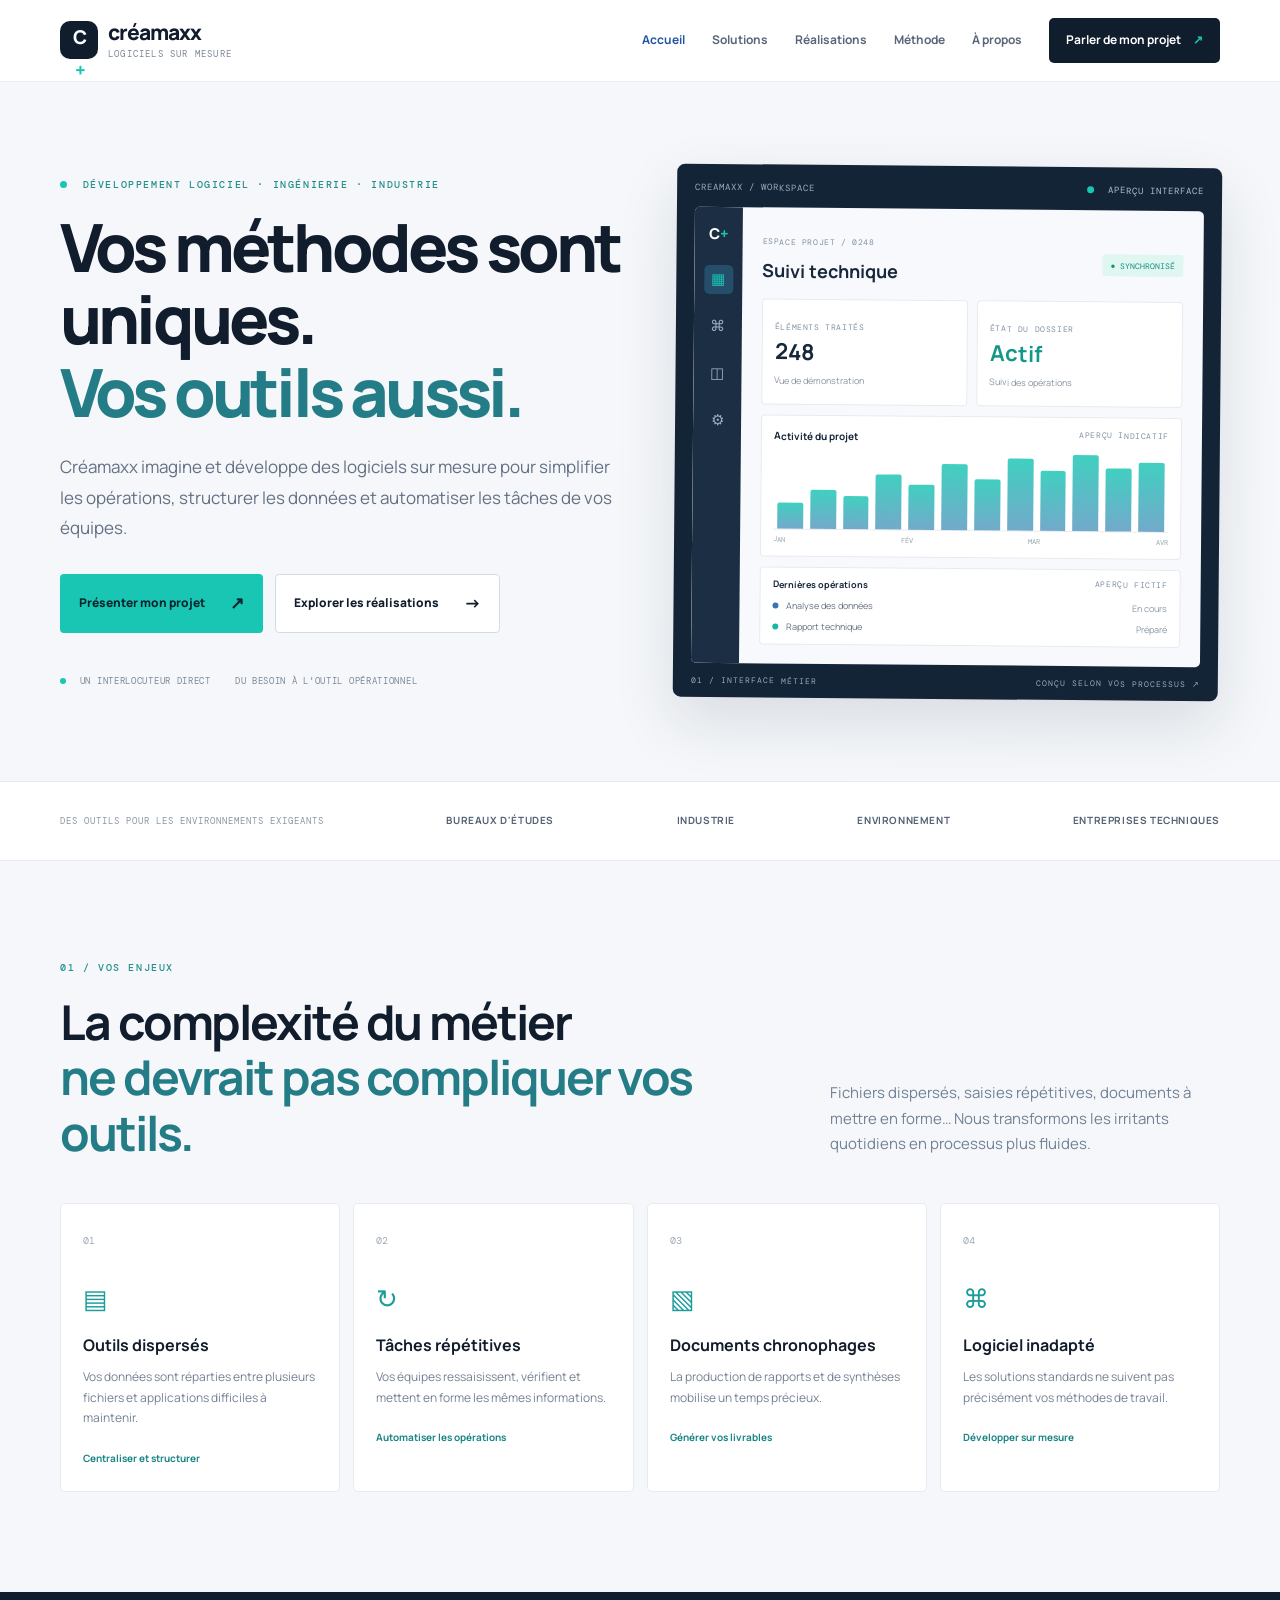
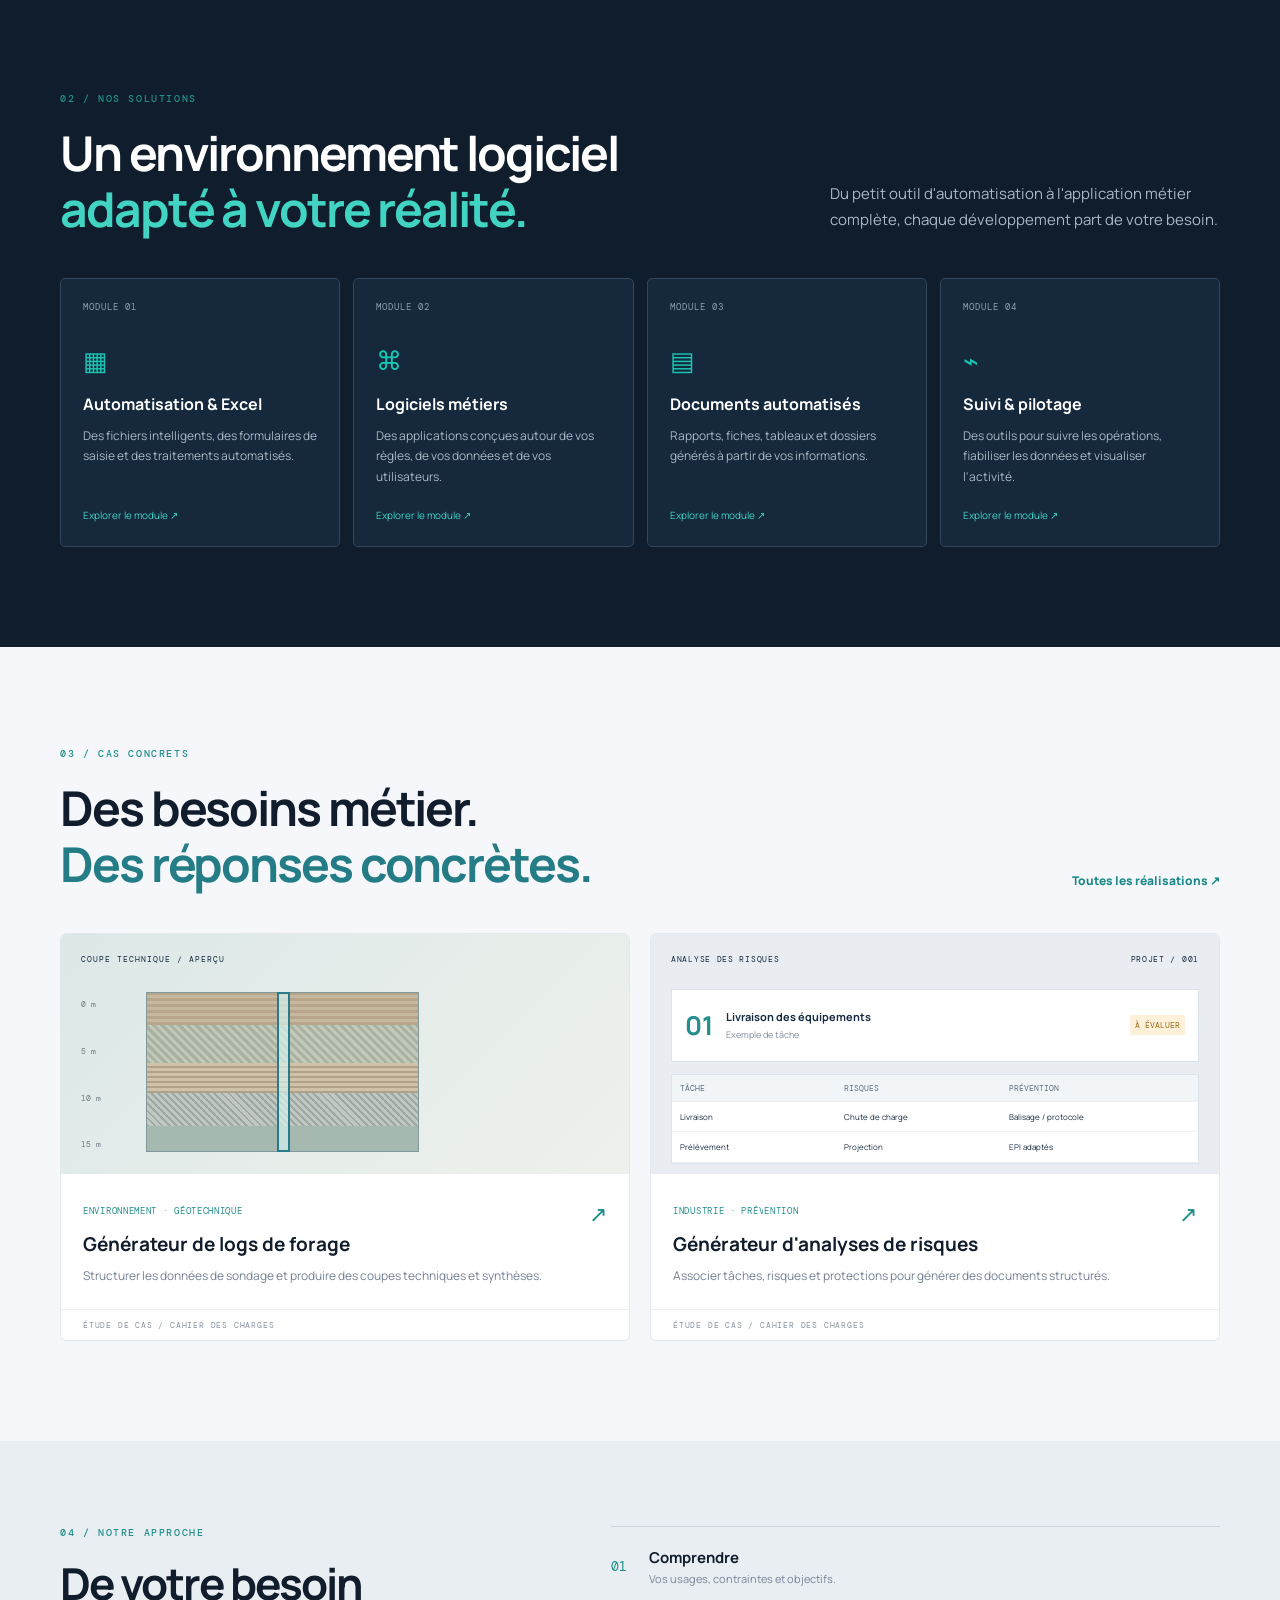
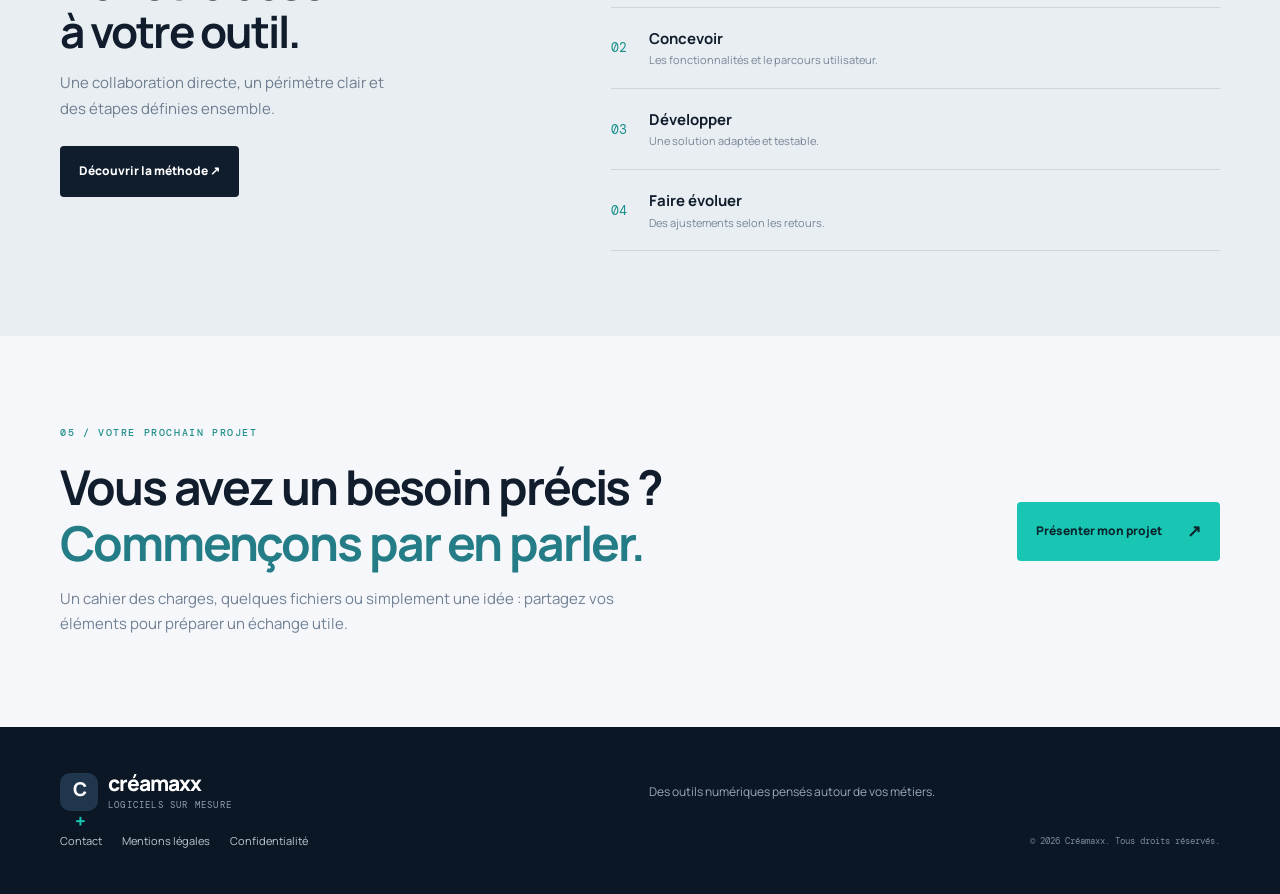
<file: index.html>
<!doctype html>
<html lang="fr">

<head>
  <meta charset="utf-8">
  <meta name="viewport" content="width=device-width,initial-scale=1">
  <meta name="description"
    content="Créamaxx conçoit des logiciels métiers, applications sur mesure et outils d'automatisation pour les bureaux d'études, l'industrie et l'environnement.">
  <title>Créamaxx — Des logiciels conçus autour de vos métiers</title>
  <link rel="preconnect" href="https://fonts.googleapis.com">
  <link
    href="https://fonts.googleapis.com/css2?family=DM+Mono:wght@400;500&family=Manrope:wght@400;500;600;700;800&display=swap"
    rel="stylesheet">
  <link rel="stylesheet" href="assets/style.css">
</head>

<body>
  <header class="topbar"><a class="brand" href="index.html"><span
        class="brand-mark">C<span>+</span></span><span>créamaxx<small>LOGICIELS SUR MESURE</small></span></a><button
      class="menu-toggle" aria-label="Ouvrir le menu" aria-expanded="false">☰</button>
    <nav class="nav"><a class="active" href="index.html">Accueil</a><a href="solutions.html">Solutions</a><a
        href="realisations.html">Réalisations</a><a href="methode.html">Méthode</a><a href="apropos.html">À propos</a><a
        class="nav-cta" href="contact.html">Parler de mon projet <b>↗</b></a></nav>
  </header>
  <main>
    <section class="hero wrap">
      <div class="hero-copy">
        <div class="eyebrow"><i></i> DÉVELOPPEMENT LOGICIEL · INGÉNIERIE · INDUSTRIE</div>
        <h1>Vos méthodes sont uniques.<br><em>Vos outils aussi.</em></h1>
        <p class="lead">Créamaxx imagine et développe des logiciels sur mesure pour simplifier les opérations,
          structurer les données et automatiser les tâches de vos équipes.</p>
        <div class="actions"><a class="btn primary" href="contact.html">Présenter mon projet <span>↗</span></a><a
            class="btn secondary" href="realisations.html">Explorer les réalisations <span>→</span></a></div>
        <div class="hero-foot"><span><b class="pulse"></b> UN INTERLOCUTEUR DIRECT</span><span>DU BESOIN À L'OUTIL
            OPÉRATIONNEL</span></div>
      </div>
      <div class="hero-visual">
        <div class="visual-top"><span>CREAMAXX / WORKSPACE</span><span class="live"><i></i> APERÇU INTERFACE</span>
        </div>
        <div class="mock-window">
          <div class="mock-sidebar">
            <div class="side-logo">C<span>+</span></div>
            <div class="side-icon selected">▦</div>
            <div class="side-icon">⌘</div>
            <div class="side-icon">◫</div>
            <div class="side-icon">⚙</div>
          </div>
          <div class="mock-main">
            <div class="mock-head">
              <div><small>ESPACE PROJET / 0248</small>
                <h3>Suivi technique</h3>
              </div><span class="status">● SYNCHRONISÉ</span>
            </div>
            <div class="metric-row">
              <div class="metric"><small>ÉLÉMENTS TRAITÉS</small><strong>248</strong><span>Vue de démonstration</span>
              </div>
              <div class="metric"><small>ÉTAT DU DOSSIER</small><strong class="green">Actif</strong><span>Suivi des
                  opérations</span></div>
            </div>
            <div class="chart-card">
              <div class="chart-title"><b>Activité du projet</b><small>APERÇU INDICATIF</small></div>
              <div class="chart"><i style="height:34%"></i><i style="height:51%"></i><i style="height:43%"></i><i
                  style="height:72%"></i><i style="height:59%"></i><i style="height:86%"></i><i
                  style="height:67%"></i><i style="height:95%"></i><i style="height:78%"></i><i
                  style="height:100%"></i><i style="height:83%"></i><i style="height:91%"></i></div>
              <div class="chart-labels"><span>JAN</span><span>FÉV</span><span>MAR</span><span>AVR</span></div>
            </div>
            <div class="mock-table">
              <div><b>Dernières opérations</b><small>APERÇU FICTIF</small></div>
              <p><span class="dot blue"></span> Analyse des données <em>En cours</em></p>
              <p><span class="dot teal"></span> Rapport technique <em>Préparé</em></p>
            </div>
          </div>
        </div>
        <div class="visual-caption"><span>01 / INTERFACE MÉTIER</span><span>CONÇU SELON VOS PROCESSUS ↗</span></div>
      </div>
    </section>
    <div class="trust-strip">
      <div class="wrap trust-inner"><span>DES OUTILS POUR LES ENVIRONNEMENTS EXIGEANTS</span><b>BUREAUX
          D'ÉTUDES</b><b>INDUSTRIE</b><b>ENVIRONNEMENT</b><b>ENTREPRISES TECHNIQUES</b></div>
    </div>
    <section class="section wrap">
      <div class="section-head">
        <div>
          <div class="eyebrow">01 / VOS ENJEUX</div>
          <h2>La complexité du métier<br><em>ne devrait pas compliquer vos outils.</em></h2>
        </div>
        <p>Fichiers dispersés, saisies répétitives, documents à mettre en forme… Nous transformons les irritants
          quotidiens en processus plus fluides.</p>
      </div>
      <div class="problem-grid">
        <article class="problem"><span class="number">01</span>
          <div class="line-icon">▤</div>
          <h3>Outils dispersés</h3>
          <p>Vos données sont réparties entre plusieurs fichiers et applications difficiles à maintenir.</p>
          <b>Centraliser et structurer</b>
        </article>
        <article class="problem"><span class="number">02</span>
          <div class="line-icon">↻</div>
          <h3>Tâches répétitives</h3>
          <p>Vos équipes ressaisissent, vérifient et mettent en forme les mêmes informations.</p><b>Automatiser les
            opérations</b>
        </article>
        <article class="problem"><span class="number">03</span>
          <div class="line-icon">▧</div>
          <h3>Documents chronophages</h3>
          <p>La production de rapports et de synthèses mobilise un temps précieux.</p><b>Générer vos livrables</b>
        </article>
        <article class="problem"><span class="number">04</span>
          <div class="line-icon">⌘</div>
          <h3>Logiciel inadapté</h3>
          <p>Les solutions standards ne suivent pas précisément vos méthodes de travail.</p><b>Développer sur mesure</b>
        </article>
      </div>
    </section>
    <section class="dark-section">
      <div class="wrap section">
        <div class="section-head light">
          <div>
            <div class="eyebrow">02 / NOS SOLUTIONS</div>
            <h2>Un environnement logiciel<br><em>adapté à votre réalité.</em></h2>
          </div>
          <p>Du petit outil d'automatisation à l'application métier complète, chaque développement part de votre besoin.
          </p>
        </div>
        <div class="solution-grid"><a href="solutions.html#excel" class="solution-card"><span class="module">MODULE
              01</span><span class="solution-icon">▦</span>
            <h3>Automatisation & Excel</h3>
            <p>Des fichiers intelligents, des formulaires de saisie et des traitements automatisés.</p><span
              class="arrow">Explorer le module ↗</span>
          </a><a href="solutions.html#logiciels" class="solution-card"><span class="module">MODULE 02</span><span
              class="solution-icon">⌘</span>
            <h3>Logiciels métiers</h3>
            <p>Des applications conçues autour de vos règles, de vos données et de vos utilisateurs.</p><span
              class="arrow">Explorer le module ↗</span>
          </a><a href="solutions.html#documents" class="solution-card"><span class="module">MODULE 03</span><span
              class="solution-icon">▤</span>
            <h3>Documents automatisés</h3>
            <p>Rapports, fiches, tableaux et dossiers générés à partir de vos informations.</p><span
              class="arrow">Explorer le module ↗</span>
          </a><a href="solutions.html#pilotage" class="solution-card"><span class="module">MODULE 04</span><span
              class="solution-icon">⌁</span>
            <h3>Suivi & pilotage</h3>
            <p>Des outils pour suivre les opérations, fiabiliser les données et visualiser l'activité.</p><span
              class="arrow">Explorer le module ↗</span>
          </a></div>
      </div>
    </section>
    <section class="section wrap">
      <div class="section-head">
        <div>
          <div class="eyebrow">03 / CAS CONCRETS</div>
          <h2>Des besoins métier.<br><em>Des réponses concrètes.</em></h2>
        </div><a class="text-link" href="realisations.html">Toutes les réalisations ↗</a>
      </div>
      <div class="case-grid"><a class="case-card" href="realisations.html#forage">
          <div class="case-art bore">
            <div class="bore-label">COUPE TECHNIQUE / APERÇU</div>
            <div class="bore-depth"><span>0 m</span><span>5 m</span><span>10 m</span><span>15 m</span></div>
            <div class="bore-layers"><i></i><i></i><i></i><i></i><i></i></div>
            <div class="bore-tube"></div>
          </div>
          <div class="case-info">
            <div><small>ENVIRONNEMENT · GÉOTECHNIQUE</small>
              <h3>Générateur de logs de forage</h3>
              <p>Structurer les données de sondage et produire des coupes techniques et synthèses.</p>
            </div><span class="case-arrow">↗</span>
          </div>
          <div class="case-status">ÉTUDE DE CAS / CAHIER DES CHARGES</div>
        </a><a class="case-card" href="realisations.html#risques">
          <div class="case-art risk">
            <div class="risk-head"><span>ANALYSE DES RISQUES</span><span>PROJET / 001</span></div>
            <div class="risk-score"><strong>01</strong>
              <div><b>Livraison des équipements</b><small>Exemple de tâche</small></div><span class="tag">À
                ÉVALUER</span>
            </div>
            <div class="risk-table">
              <div>TÂCHE</div>
              <div>RISQUES</div>
              <div>PRÉVENTION</div>
              <p>Livraison</p>
              <p>Chute de charge</p>
              <p>Balisage / protocole</p>
              <p>Prélèvement</p>
              <p>Projection</p>
              <p>EPI adaptés</p>
            </div>
          </div>
          <div class="case-info">
            <div><small>INDUSTRIE · PRÉVENTION</small>
              <h3>Générateur d'analyses de risques</h3>
              <p>Associer tâches, risques et protections pour générer des documents structurés.</p>
            </div><span class="case-arrow">↗</span>
          </div>
          <div class="case-status">ÉTUDE DE CAS / CAHIER DES CHARGES</div>
        </a></div>
    </section>
    <section class="process-band">
      <div class="wrap process-content">
        <div>
          <div class="eyebrow">04 / NOTRE APPROCHE</div>
          <h2>De votre besoin<br>à votre outil.</h2>
          <p>Une collaboration directe, un périmètre clair et des étapes définies ensemble.</p><a class="btn light-btn"
            href="methode.html">Découvrir la méthode ↗</a>
        </div>
        <div class="process-steps">
          <div><b>01</b><span><strong>Comprendre</strong><small>Vos usages, contraintes et objectifs.</small></span>
          </div>
          <div><b>02</b><span><strong>Concevoir</strong><small>Les fonctionnalités et le parcours
                utilisateur.</small></span></div>
          <div><b>03</b><span><strong>Développer</strong><small>Une solution adaptée et testable.</small></span></div>
          <div><b>04</b><span><strong>Faire évoluer</strong><small>Des ajustements selon les retours.</small></span>
          </div>
        </div>
      </div>
    </section>
    <section class="final-cta wrap">
      <div>
        <div class="eyebrow">05 / VOTRE PROCHAIN PROJET</div>
        <h2>Vous avez un besoin précis ?<br><em>Commençons par en parler.</em></h2>
        <p>Un cahier des charges, quelques fichiers ou simplement une idée : partagez vos éléments pour préparer un
          échange utile.</p>
      </div><a class="btn primary" href="contact.html">Présenter mon projet <span>↗</span></a>
    </section>
  </main>
  <footer class="footer">
    <div class="wrap footer-inner"><a class="brand inverse" href="index.html"><span
          class="brand-mark">C<span>+</span></span><span>créamaxx<small>LOGICIELS SUR MESURE</small></span></a>
      <p>Des outils numériques pensés autour de vos métiers.</p>
      <div><a href="contact.html">Contact</a><a href="mentions-legales.html">Mentions légales</a><a
          href="confidentialite.html">Confidentialité</a></div><small>© <span data-year></span> Créamaxx. Tous droits
        réservés.</small>
    </div>
  </footer>
  <script src="assets/main.js"></script>
</body>

</html>
</file>
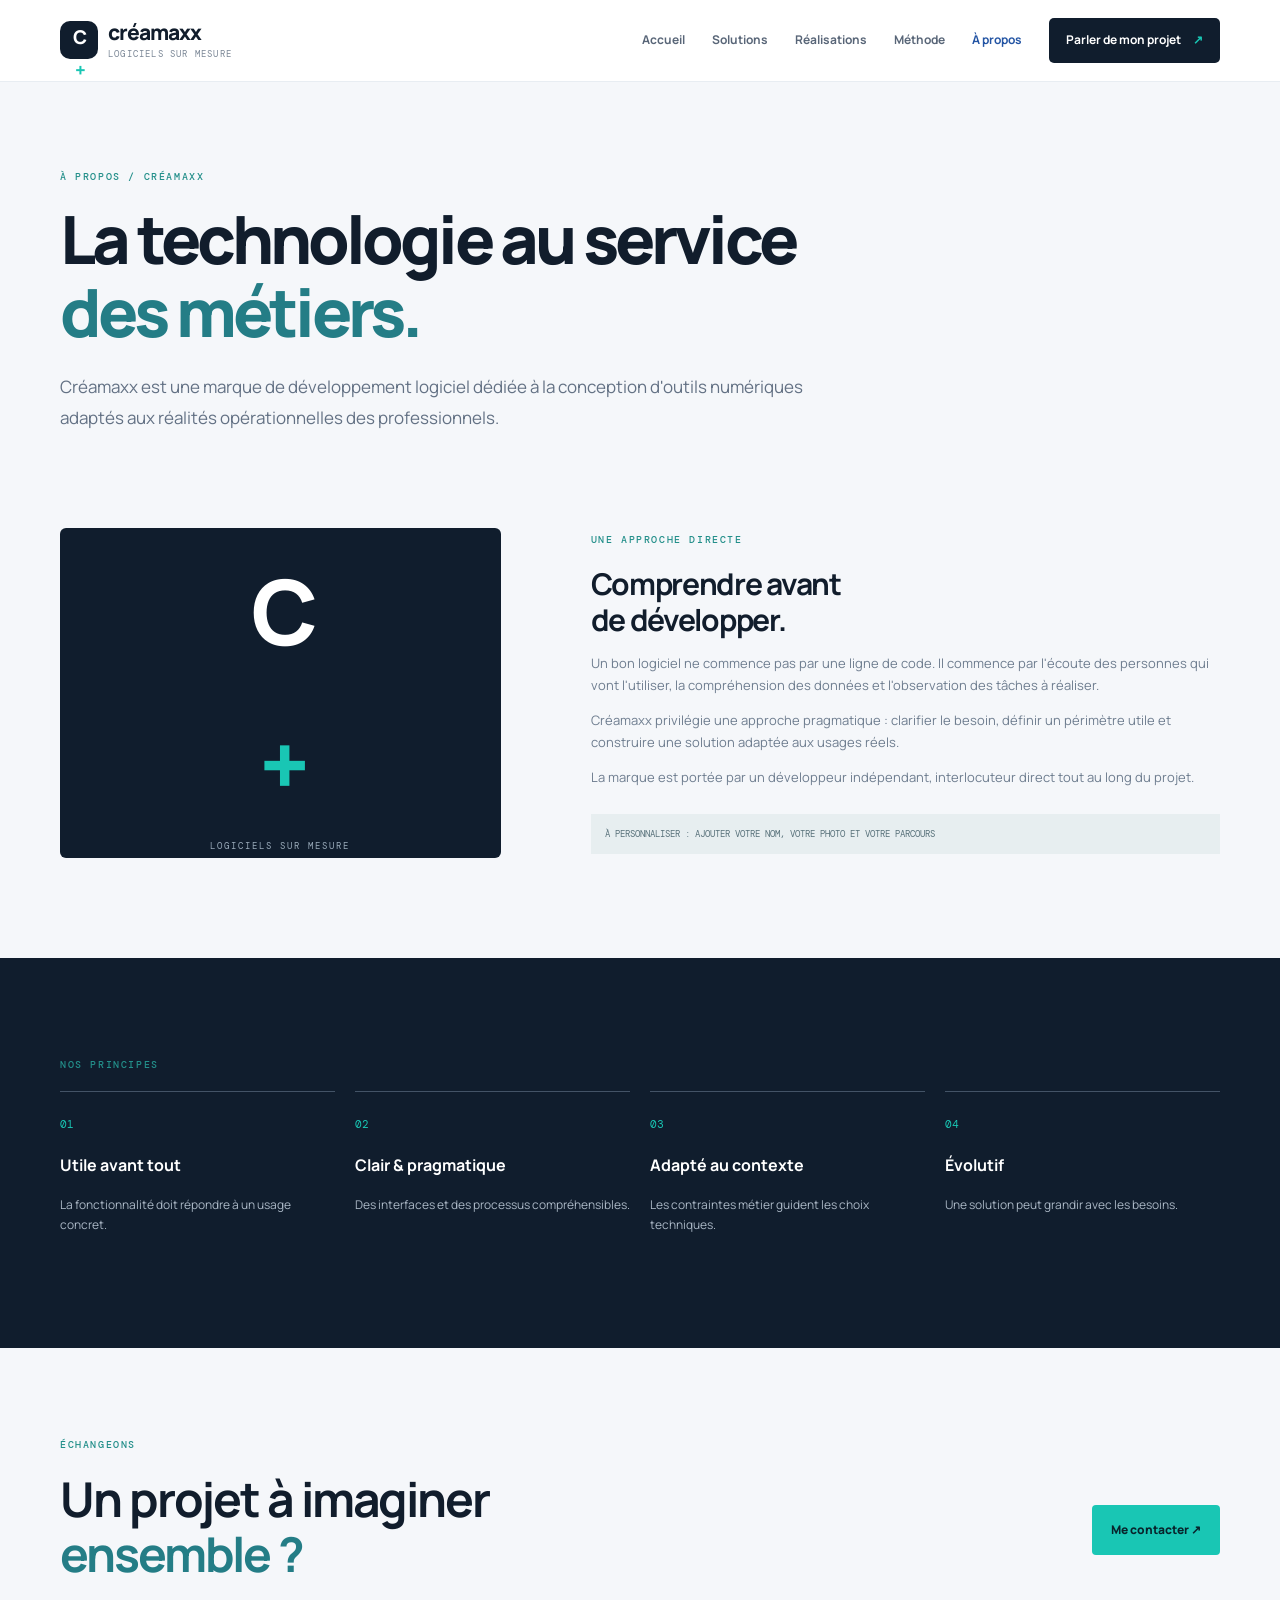
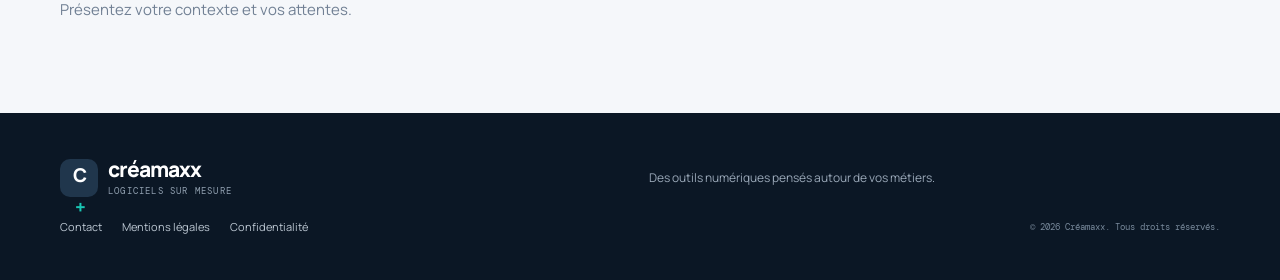
<file: apropos.html>
<!doctype html>
<html lang="fr">

<head>
    <meta charset="utf-8">
    <meta name="viewport" content="width=device-width,initial-scale=1">
    <title>À propos — Créamaxx</title>
    <link
        href="https://fonts.googleapis.com/css2?family=DM+Mono:wght@400;500&family=Manrope:wght@400;500;600;700;800&display=swap"
        rel="stylesheet">
    <link rel="stylesheet" href="assets/style.css">
</head>

<body>
    <header class="topbar"><a class="brand" href="index.html"><span
                class="brand-mark">C<span>+</span></span><span>créamaxx<small>LOGICIELS SUR
                    MESURE</small></span></a><button class="menu-toggle" aria-label="Ouvrir le menu"
            aria-expanded="false">☰</button>
        <nav class="nav"><a href="index.html">Accueil</a><a href="solutions.html">Solutions</a><a
                href="realisations.html">Réalisations</a><a href="methode.html">Méthode</a><a class="active"
                href="apropos.html">À propos</a><a class="nav-cta" href="contact.html">Parler de mon projet <b>↗</b></a>
        </nav>
    </header>
    <main>
        <section class="page-hero wrap">
            <div class="eyebrow">À PROPOS / CRÉAMAXX</div>
            <h1>La technologie au service<br><em>des métiers.</em></h1>
            <p class="lead">Créamaxx est une marque de développement logiciel dédiée à la conception d'outils numériques
                adaptés aux réalités opérationnelles des professionnels.</p>
        </section>
        <section class="wrap about-grid">
            <div class="about-monogram">C<span>+</span><small>LOGICIELS SUR MESURE</small></div>
            <div>
                <div class="eyebrow">UNE APPROCHE DIRECTE</div>
                <h2>Comprendre avant<br>de développer.</h2>
                <p>Un bon logiciel ne commence pas par une ligne de code. Il commence par l'écoute des personnes qui
                    vont l'utiliser, la compréhension des données et l'observation des tâches à réaliser.</p>
                <p>Créamaxx privilégie une approche pragmatique : clarifier le besoin, définir un périmètre utile et
                    construire une solution adaptée aux usages réels.</p>
                <p>La marque est portée par un développeur indépendant, interlocuteur direct tout au long du projet.</p>
                <div class="profile-placeholder">À PERSONNALISER : AJOUTER VOTRE NOM, VOTRE PHOTO ET VOTRE PARCOURS
                </div>
            </div>
        </section>
        <section class="dark-section">
            <div class="wrap section">
                <div class="eyebrow">NOS PRINCIPES</div>
                <div class="principle-grid">
                    <article><b>01</b>
                        <h3>Utile avant tout</h3>
                        <p>La fonctionnalité doit répondre à un usage concret.</p>
                    </article>
                    <article><b>02</b>
                        <h3>Clair & pragmatique</h3>
                        <p>Des interfaces et des processus compréhensibles.</p>
                    </article>
                    <article><b>03</b>
                        <h3>Adapté au contexte</h3>
                        <p>Les contraintes métier guident les choix techniques.</p>
                    </article>
                    <article><b>04</b>
                        <h3>Évolutif</h3>
                        <p>Une solution peut grandir avec les besoins.</p>
                    </article>
                </div>
            </div>
        </section>
        <section class="final-cta wrap">
            <div>
                <div class="eyebrow">ÉCHANGEONS</div>
                <h2>Un projet à imaginer<br><em>ensemble ?</em></h2>
                <p>Présentez votre contexte et vos attentes.</p>
            </div><a class="btn primary" href="contact.html">Me contacter ↗</a>
        </section>
    </main>
    <footer class="footer">
        <div class="wrap footer-inner"><a class="brand inverse" href="index.html"><span
                    class="brand-mark">C<span>+</span></span><span>créamaxx<small>LOGICIELS SUR
                        MESURE</small></span></a>
            <p>Des outils numériques pensés autour de vos métiers.</p>
            <div><a href="contact.html">Contact</a><a href="mentions-legales.html">Mentions légales</a><a
                    href="confidentialite.html">Confidentialité</a></div><small>© <span data-year></span> Créamaxx. Tous
                droits réservés.</small>
        </div>
    </footer>
    <script src="assets/main.js"></script>
</body>

</html>
</file>
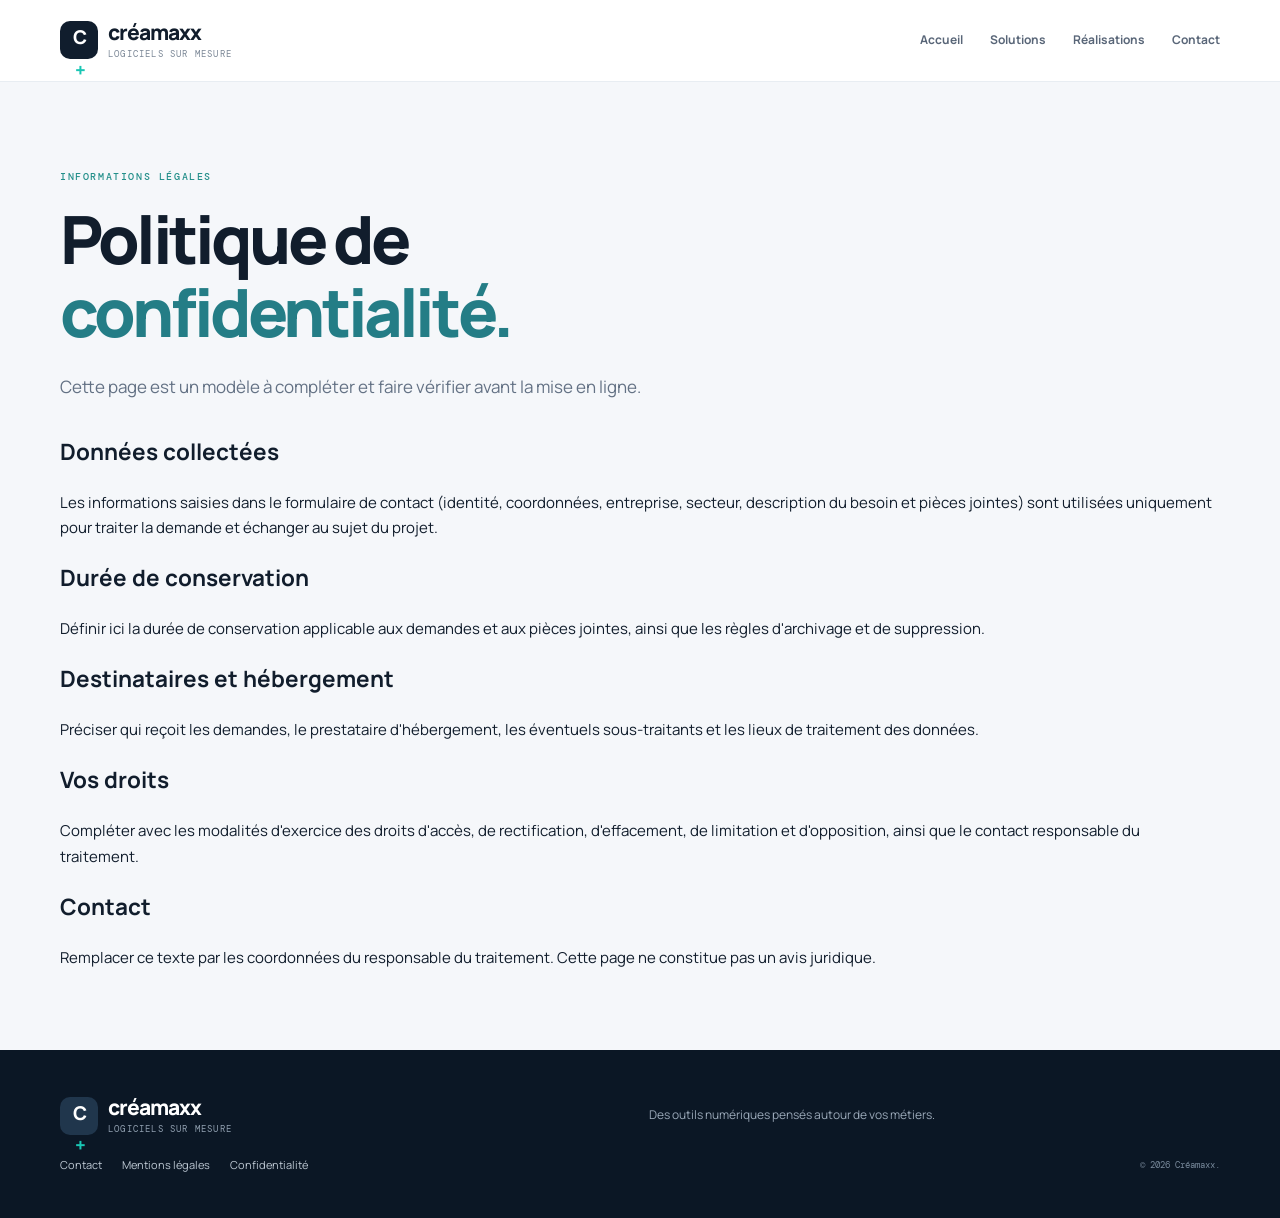
<file: confidentialite.html>
<!doctype html>
<html lang="fr">

<head>
    <meta charset="utf-8">
    <meta name="viewport" content="width=device-width,initial-scale=1">
    <title>Confidentialité — Créamaxx</title>
    <link
        href="https://fonts.googleapis.com/css2?family=DM+Mono:wght@400;500&family=Manrope:wght@400;500;600;700;800&display=swap"
        rel="stylesheet">
    <link rel="stylesheet" href="assets/style.css">
</head>

<body>
    <header class="topbar"><a class="brand" href="index.html"><span
                class="brand-mark">C<span>+</span></span><span>créamaxx<small>LOGICIELS SUR MESURE</small></span></a>
        <nav class="nav"><a href="index.html">Accueil</a><a href="solutions.html">Solutions</a><a
                href="realisations.html">Réalisations</a><a href="contact.html">Contact</a></nav>
    </header>
    <main class="wrap page-hero">
        <div class="eyebrow">INFORMATIONS LÉGALES</div>
        <h1>Politique de<br><em>confidentialité.</em></h1>
        <p class="lead">Cette page est un modèle à compléter et faire vérifier avant la mise en ligne.</p>
        <h2>Données collectées</h2>
        <p>Les informations saisies dans le formulaire de contact (identité, coordonnées, entreprise, secteur,
            description du besoin et pièces jointes) sont utilisées uniquement pour traiter la demande et échanger au
            sujet du projet.</p>
        <h2>Durée de conservation</h2>
        <p>Définir ici la durée de conservation applicable aux demandes et aux pièces jointes, ainsi que les règles
            d'archivage et de suppression.</p>
        <h2>Destinataires et hébergement</h2>
        <p>Préciser qui reçoit les demandes, le prestataire d'hébergement, les éventuels sous-traitants et les lieux de
            traitement des données.</p>
        <h2>Vos droits</h2>
        <p>Compléter avec les modalités d'exercice des droits d'accès, de rectification, d'effacement, de limitation et
            d'opposition, ainsi que le contact responsable du traitement.</p>
        <h2>Contact</h2>
        <p>Remplacer ce texte par les coordonnées du responsable du traitement. Cette page ne constitue pas un avis
            juridique.</p>
    </main>
    <footer class="footer">
        <div class="wrap footer-inner"><a class="brand inverse" href="index.html"><span
                    class="brand-mark">C<span>+</span></span><span>créamaxx<small>LOGICIELS SUR
                        MESURE</small></span></a>
            <p>Des outils numériques pensés autour de vos métiers.</p>
            <div><a href="contact.html">Contact</a><a href="mentions-legales.html">Mentions légales</a><a
                    href="confidentialite.html">Confidentialité</a></div><small>© <span data-year></span>
                Créamaxx.</small>
        </div>
    </footer>
    <script src="assets/main.js"></script>
</body>

</html>
</file>
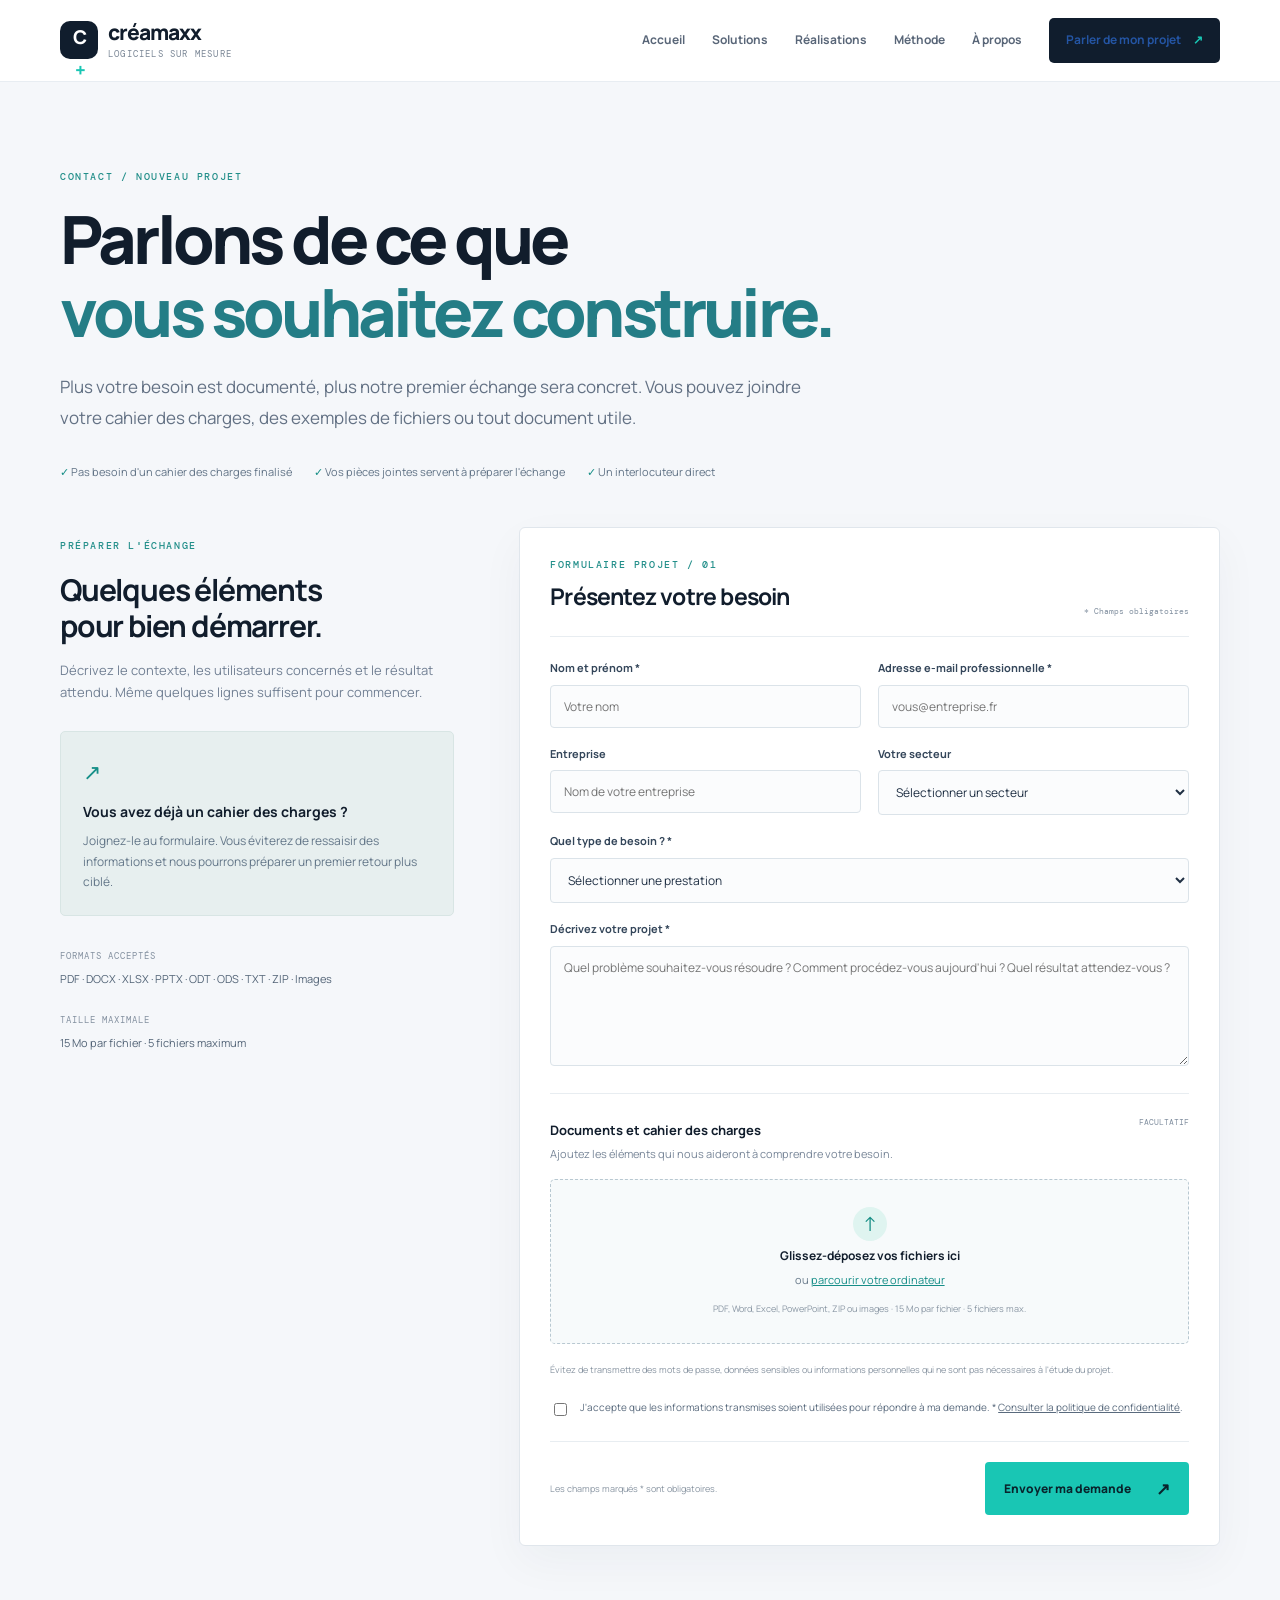
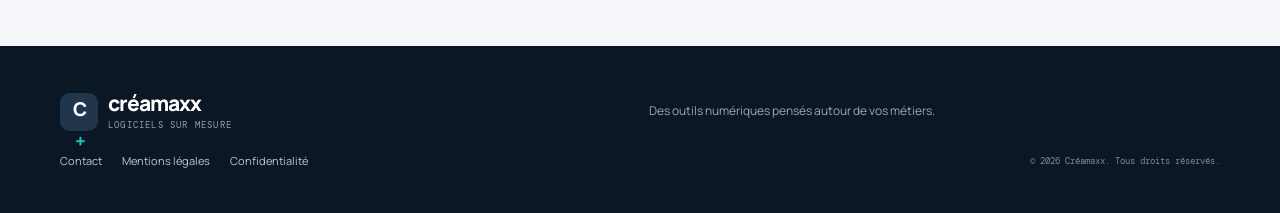
<file: contact.html>
<!doctype html>
<html lang="fr">

<head>
    <meta charset="utf-8">
    <meta name="viewport" content="width=device-width,initial-scale=1">
    <meta name="description"
        content="Présentez votre projet à Créamaxx et joignez votre cahier des charges, vos plans ou vos fichiers de travail.">
    <title>Parler de votre projet — Créamaxx</title>
    <link
        href="https://fonts.googleapis.com/css2?family=DM+Mono:wght@400;500&family=Manrope:wght@400;500;600;700;800&display=swap"
        rel="stylesheet">
    <link rel="stylesheet" href="assets/style.css">
</head>

<body>
    <header class="topbar"><a class="brand" href="index.html"><span
                class="brand-mark">C<span>+</span></span><span>créamaxx<small>LOGICIELS SUR
                    MESURE</small></span></a><button class="menu-toggle" aria-label="Ouvrir le menu"
            aria-expanded="false">☰</button>
        <nav class="nav"><a href="index.html">Accueil</a><a href="solutions.html">Solutions</a><a
                href="realisations.html">Réalisations</a><a href="methode.html">Méthode</a><a href="apropos.html">À
                propos</a><a class="nav-cta active" href="contact.html">Parler de mon projet <b>↗</b></a></nav>
    </header>
    <main>
        <section class="page-hero contact-hero wrap">
            <div class="eyebrow">CONTACT / NOUVEAU PROJET</div>
            <h1>Parlons de ce que<br><em>vous souhaitez construire.</em></h1>
            <p class="lead">Plus votre besoin est documenté, plus notre premier échange sera concret. Vous pouvez
                joindre votre cahier des charges, des exemples de fichiers ou tout document utile.</p>
            <div class="contact-points"><span>✓ Pas besoin d'un cahier des charges finalisé</span><span>✓ Vos pièces
                    jointes servent à préparer l'échange</span><span>✓ Un interlocuteur direct</span></div>
        </section>
        <section class="wrap contact-layout">
            <aside class="contact-aside">
                <div class="eyebrow">PRÉPARER L'ÉCHANGE</div>
                <h2>Quelques éléments<br>pour bien démarrer.</h2>
                <p>Décrivez le contexte, les utilisateurs concernés et le résultat attendu. Même quelques lignes
                    suffisent pour commencer.</p>
                <div class="aside-card"><span class="aside-icon">↗</span><b>Vous avez déjà un cahier des charges ?</b>
                    <p>Joignez-le au formulaire. Vous éviterez de ressaisir des informations et nous pourrons préparer
                        un premier retour plus ciblé.</p>
                </div>
                <div class="aside-meta"><small>FORMATS ACCEPTÉS</small>
                    <p>PDF · DOCX · XLSX · PPTX · ODT · ODS · TXT · ZIP · Images</p><small>TAILLE MAXIMALE</small>
                    <p>15 Mo par fichier · 5 fichiers maximum</p>
                </div>
            </aside>
            <form class="contact-form" id="project-form" action="contact.php" method="post"
                enctype="multipart/form-data" novalidate>
                <div class="form-heading">
                    <div>
                        <div class="eyebrow">FORMULAIRE PROJET / 01</div>
                        <h2>Présentez votre besoin</h2>
                    </div><span class="required-note">* Champs obligatoires</span>
                </div>
                <div class="form-grid"><label>Nom et prénom *<input name="name" autocomplete="name" required
                            placeholder="Votre nom"></label><label>Adresse e-mail professionnelle *<input type="email"
                            name="email" autocomplete="email" required
                            placeholder="vous@entreprise.fr"></label><label>Entreprise<input name="company"
                            autocomplete="organization" placeholder="Nom de votre entreprise"></label><label>Votre
                        secteur<select name="industry">
                            <option value="">Sélectionner un secteur</option>
                            <option>Bureau d'études</option>
                            <option>Industrie</option>
                            <option>Environnement / géotechnique</option>
                            <option>Entreprise technique</option>
                            <option>Autre</option>
                        </select></label><label class="full">Quel type de besoin ? *<select name="need" required>
                            <option value="">Sélectionner une prestation</option>
                            <option>Automatisation Excel / VBA</option>
                            <option>Logiciel métier sur mesure</option>
                            <option>Génération de documents</option>
                            <option>Outil de suivi / tableau de bord</option>
                            <option>Autre / à définir ensemble</option>
                        </select></label><label class="full">Décrivez votre projet *<textarea name="message" rows="5"
                            required
                            placeholder="Quel problème souhaitez-vous résoudre ? Comment procédez-vous aujourd'hui ? Quel résultat attendez-vous ?"></textarea></label>
                </div>
                <div class="upload-block">
                    <div class="upload-heading">
                        <div><b>Documents et cahier des charges</b>
                            <p>Ajoutez les éléments qui nous aideront à comprendre votre besoin.</p>
                        </div><span class="optional">FACULTATIF</span>
                    </div><label class="dropzone" id="dropzone" for="attachments"><input id="attachments" type="file"
                            name="attachments[]" multiple
                            accept=".pdf,.doc,.docx,.xls,.xlsx,.ppt,.pptx,.odt,.ods,.txt,.zip,.png,.jpg,.jpeg"><span
                            class="upload-symbol">↑</span><strong>Glissez-déposez vos fichiers ici</strong><span>ou
                            <u>parcourir votre ordinateur</u></span><small>PDF, Word, Excel, PowerPoint, ZIP ou images ·
                            15 Mo par fichier · 5 fichiers max.</small></label>
                    <div id="file-list" class="file-list" aria-live="polite"></div>
                    <p class="privacy-hint">Évitez de transmettre des mots de passe, données sensibles ou informations
                        personnelles qui ne sont pas nécessaires à l'étude du projet.</p>
                </div><label class="consent"><input type="checkbox" name="consent" value="yes" required><span>J'accepte
                        que les informations transmises soient utilisées pour répondre à ma demande. * <a
                            href="confidentialite.html">Consulter la politique de
                            confidentialité</a>.</span></label><label class="honeypot" aria-hidden="true">Ne pas
                    remplir<input name="website" tabindex="-1" autocomplete="off"></label>
                <div class="form-bottom"><span>Les champs marqués * sont obligatoires.</span><button class="btn primary"
                        type="submit">Envoyer ma demande <span>↗</span></button></div>
                <p class="form-feedback" id="form-feedback" role="status" aria-live="polite"></p><noscript>
                    <p class="privacy-hint">JavaScript est nécessaire pour afficher la liste des fichiers sélectionnés.
                        L'envoi du formulaire nécessite également un hébergement compatible PHP.</p>
                </noscript>
            </form>
        </section>
    </main>
    <footer class="footer">
        <div class="wrap footer-inner"><a class="brand inverse" href="index.html"><span
                    class="brand-mark">C<span>+</span></span><span>créamaxx<small>LOGICIELS SUR
                        MESURE</small></span></a>
            <p>Des outils numériques pensés autour de vos métiers.</p>
            <div><a href="contact.html">Contact</a><a href="mentions-legales.html">Mentions légales</a><a
                    href="confidentialite.html">Confidentialité</a></div><small>© <span data-year></span> Créamaxx. Tous
                droits réservés.</small>
        </div>
    </footer>
    <script src="assets/main.js"></script>
    <script src="assets/contact.js"></script>
</body>

</html>
</file>
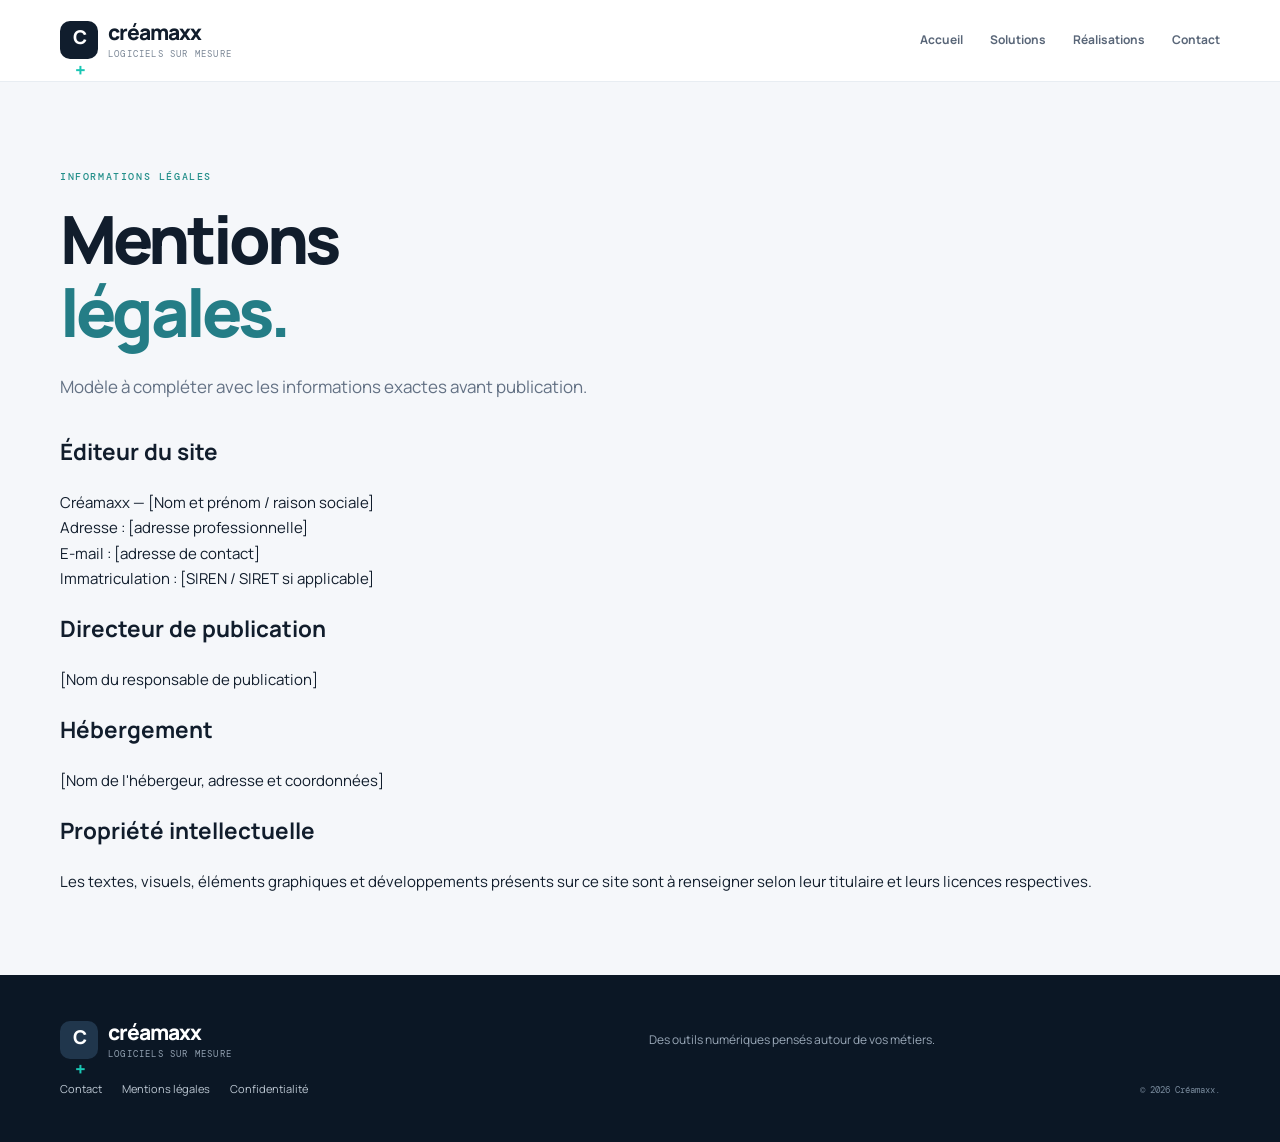
<file: mentions-legales.html>
<!doctype html>
<html lang="fr">

<head>
    <meta charset="utf-8">
    <meta name="viewport" content="width=device-width,initial-scale=1">
    <title>Mentions légales — Créamaxx</title>
    <link
        href="https://fonts.googleapis.com/css2?family=DM+Mono:wght@400;500&family=Manrope:wght@400;500;600;700;800&display=swap"
        rel="stylesheet">
    <link rel="stylesheet" href="assets/style.css">
</head>

<body>
    <header class="topbar"><a class="brand" href="index.html"><span
                class="brand-mark">C<span>+</span></span><span>créamaxx<small>LOGICIELS SUR MESURE</small></span></a>
        <nav class="nav"><a href="index.html">Accueil</a><a href="solutions.html">Solutions</a><a
                href="realisations.html">Réalisations</a><a href="contact.html">Contact</a></nav>
    </header>
    <main class="wrap page-hero">
        <div class="eyebrow">INFORMATIONS LÉGALES</div>
        <h1>Mentions<br><em>légales.</em></h1>
        <p class="lead">Modèle à compléter avec les informations exactes avant publication.</p>
        <h2>Éditeur du site</h2>
        <p>Créamaxx — [Nom et prénom / raison sociale]<br>Adresse : [adresse professionnelle]<br>E-mail : [adresse de
            contact]<br>Immatriculation : [SIREN / SIRET si applicable]</p>
        <h2>Directeur de publication</h2>
        <p>[Nom du responsable de publication]</p>
        <h2>Hébergement</h2>
        <p>[Nom de l'hébergeur, adresse et coordonnées]</p>
        <h2>Propriété intellectuelle</h2>
        <p>Les textes, visuels, éléments graphiques et développements présents sur ce site sont à renseigner selon leur
            titulaire et leurs licences respectives.</p>
    </main>
    <footer class="footer">
        <div class="wrap footer-inner"><a class="brand inverse" href="index.html"><span
                    class="brand-mark">C<span>+</span></span><span>créamaxx<small>LOGICIELS SUR
                        MESURE</small></span></a>
            <p>Des outils numériques pensés autour de vos métiers.</p>
            <div><a href="contact.html">Contact</a><a href="mentions-legales.html">Mentions légales</a><a
                    href="confidentialite.html">Confidentialité</a></div><small>© <span data-year></span>
                Créamaxx.</small>
        </div>
    </footer>
    <script src="assets/main.js"></script>
</body>

</html>
</file>
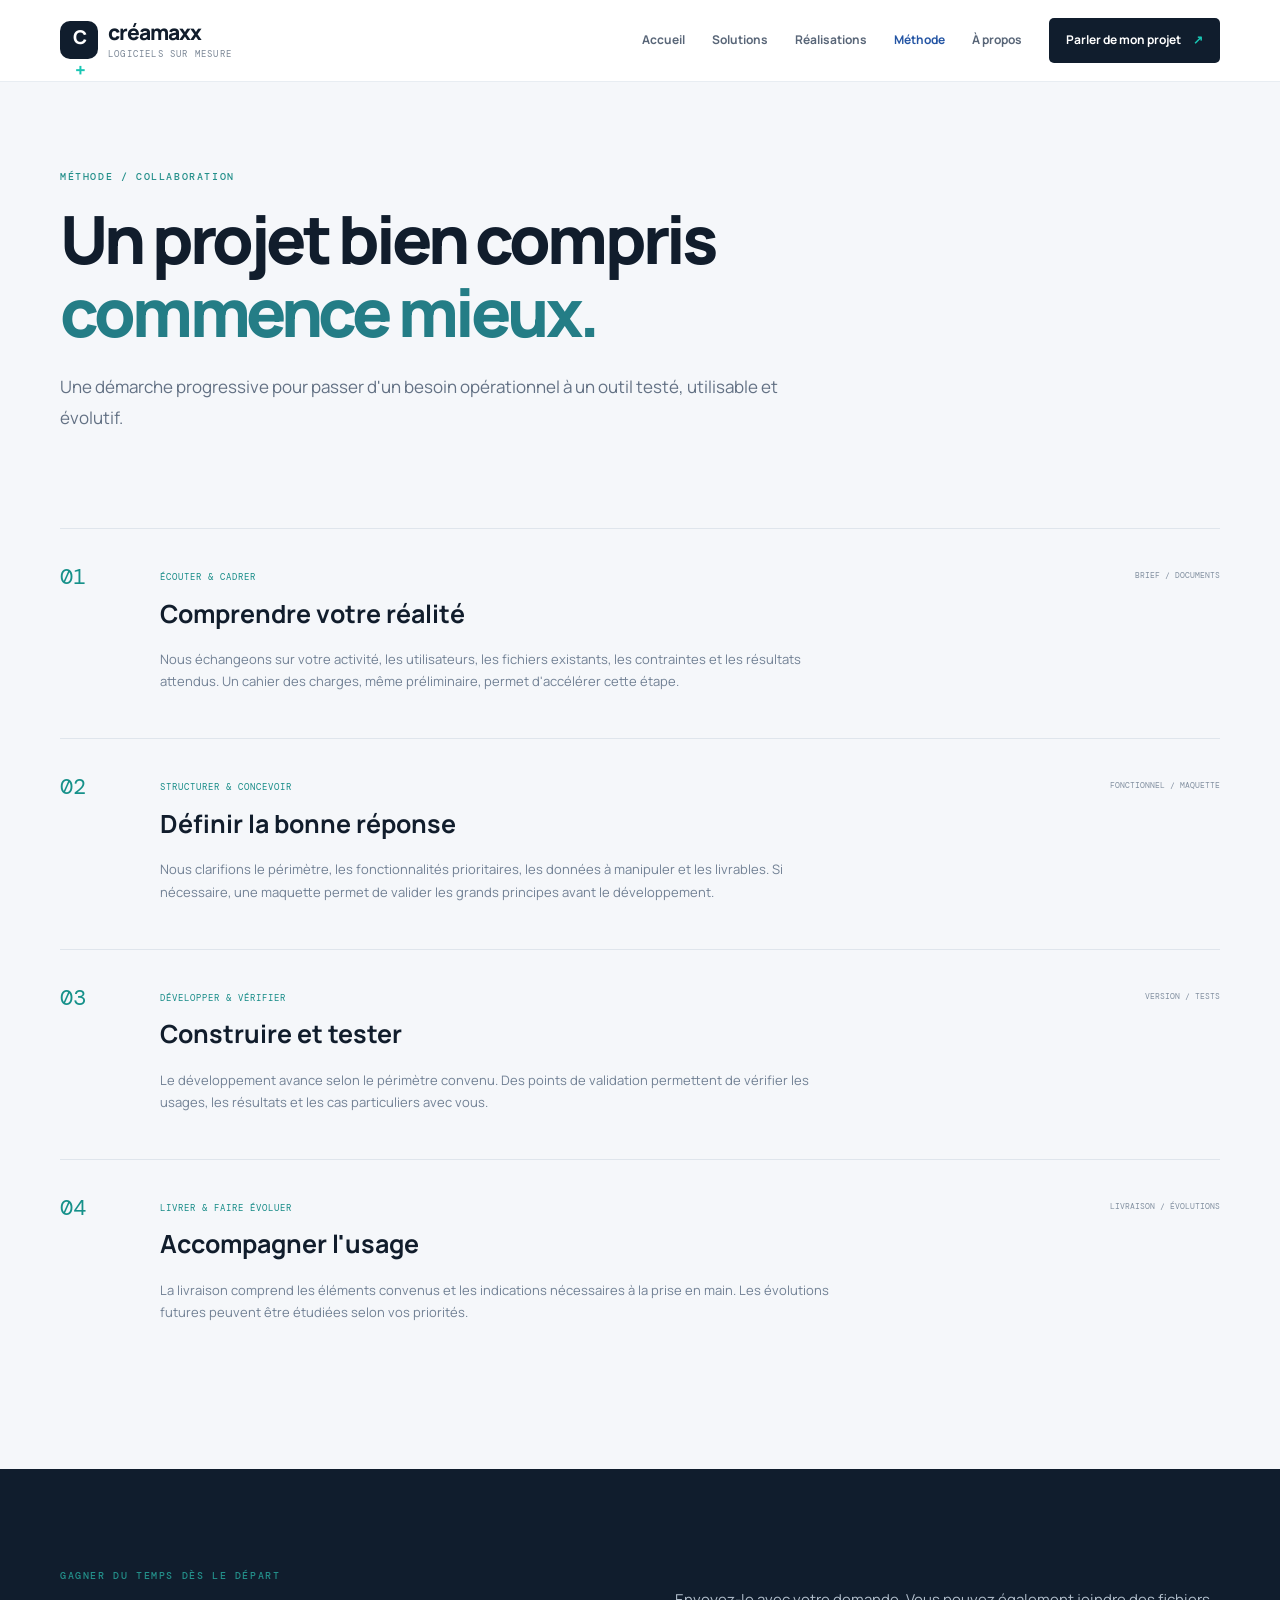
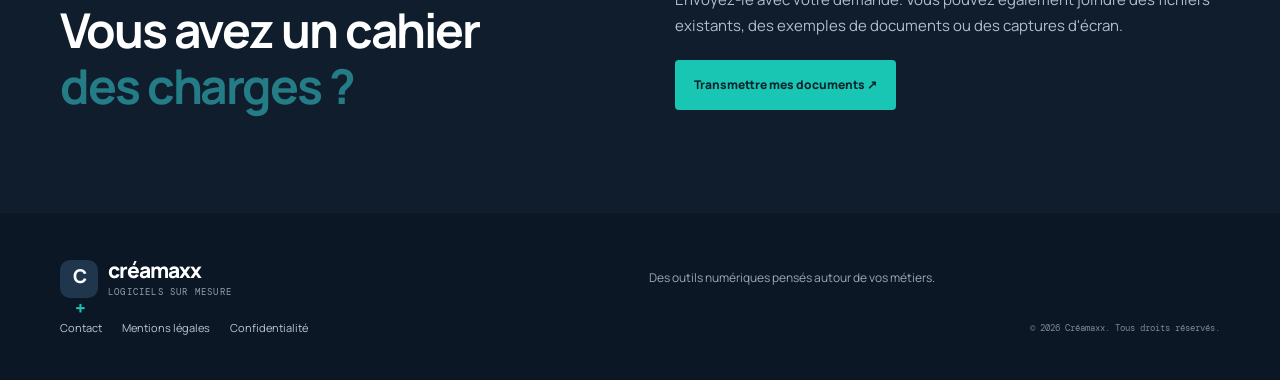
<file: methode.html>
<!doctype html>
<html lang="fr">

<head>
    <meta charset="utf-8">
    <meta name="viewport" content="width=device-width,initial-scale=1">
    <title>Méthode — Créamaxx</title>
    <link
        href="https://fonts.googleapis.com/css2?family=DM+Mono:wght@400;500&family=Manrope:wght@400;500;600;700;800&display=swap"
        rel="stylesheet">
    <link rel="stylesheet" href="assets/style.css">
</head>

<body>
    <header class="topbar"><a class="brand" href="index.html"><span
                class="brand-mark">C<span>+</span></span><span>créamaxx<small>LOGICIELS SUR
                    MESURE</small></span></a><button class="menu-toggle" aria-label="Ouvrir le menu"
            aria-expanded="false">☰</button>
        <nav class="nav"><a href="index.html">Accueil</a><a href="solutions.html">Solutions</a><a
                href="realisations.html">Réalisations</a><a class="active" href="methode.html">Méthode</a><a
                href="apropos.html">À propos</a><a class="nav-cta" href="contact.html">Parler de mon projet <b>↗</b></a>
        </nav>
    </header>
    <main>
        <section class="page-hero wrap">
            <div class="eyebrow">MÉTHODE / COLLABORATION</div>
            <h1>Un projet bien compris<br><em>commence mieux.</em></h1>
            <p class="lead">Une démarche progressive pour passer d'un besoin opérationnel à un outil testé, utilisable
                et évolutif.</p>
        </section>
        <section class="wrap method-list">
            <article><b>01</b>
                <div><small>ÉCOUTER & CADRER</small>
                    <h2>Comprendre votre réalité</h2>
                    <p>Nous échangeons sur votre activité, les utilisateurs, les fichiers existants, les contraintes et
                        les résultats attendus. Un cahier des charges, même préliminaire, permet d'accélérer cette
                        étape.</p>
                </div><span>BRIEF / DOCUMENTS</span>
            </article>
            <article><b>02</b>
                <div><small>STRUCTURER & CONCEVOIR</small>
                    <h2>Définir la bonne réponse</h2>
                    <p>Nous clarifions le périmètre, les fonctionnalités prioritaires, les données à manipuler et les
                        livrables. Si nécessaire, une maquette permet de valider les grands principes avant le
                        développement.</p>
                </div><span>FONCTIONNEL / MAQUETTE</span>
            </article>
            <article><b>03</b>
                <div><small>DÉVELOPPER & VÉRIFIER</small>
                    <h2>Construire et tester</h2>
                    <p>Le développement avance selon le périmètre convenu. Des points de validation permettent de
                        vérifier les usages, les résultats et les cas particuliers avec vous.</p>
                </div><span>VERSION / TESTS</span>
            </article>
            <article><b>04</b>
                <div><small>LIVRER & FAIRE ÉVOLUER</small>
                    <h2>Accompagner l'usage</h2>
                    <p>La livraison comprend les éléments convenus et les indications nécessaires à la prise en main.
                        Les évolutions futures peuvent être étudiées selon vos priorités.</p>
                </div><span>LIVRAISON / ÉVOLUTIONS</span>
            </article>
        </section>
        <section class="dark-section">
            <div class="wrap section split-cta">
                <div>
                    <div class="eyebrow">GAGNER DU TEMPS DÈS LE DÉPART</div>
                    <h2>Vous avez un cahier<br><em>des charges ?</em></h2>
                </div>
                <div>
                    <p>Envoyez-le avec votre demande. Vous pouvez également joindre des fichiers existants, des exemples
                        de documents ou des captures d'écran.</p><a class="btn primary" href="contact.html">Transmettre
                        mes documents ↗</a>
                </div>
            </div>
        </section>
    </main>
    <footer class="footer">
        <div class="wrap footer-inner"><a class="brand inverse" href="index.html"><span
                    class="brand-mark">C<span>+</span></span><span>créamaxx<small>LOGICIELS SUR
                        MESURE</small></span></a>
            <p>Des outils numériques pensés autour de vos métiers.</p>
            <div><a href="contact.html">Contact</a><a href="mentions-legales.html">Mentions légales</a><a
                    href="confidentialite.html">Confidentialité</a></div><small>© <span data-year></span> Créamaxx. Tous
                droits réservés.</small>
        </div>
    </footer>
    <script src="assets/main.js"></script>
</body>

</html>
</file>
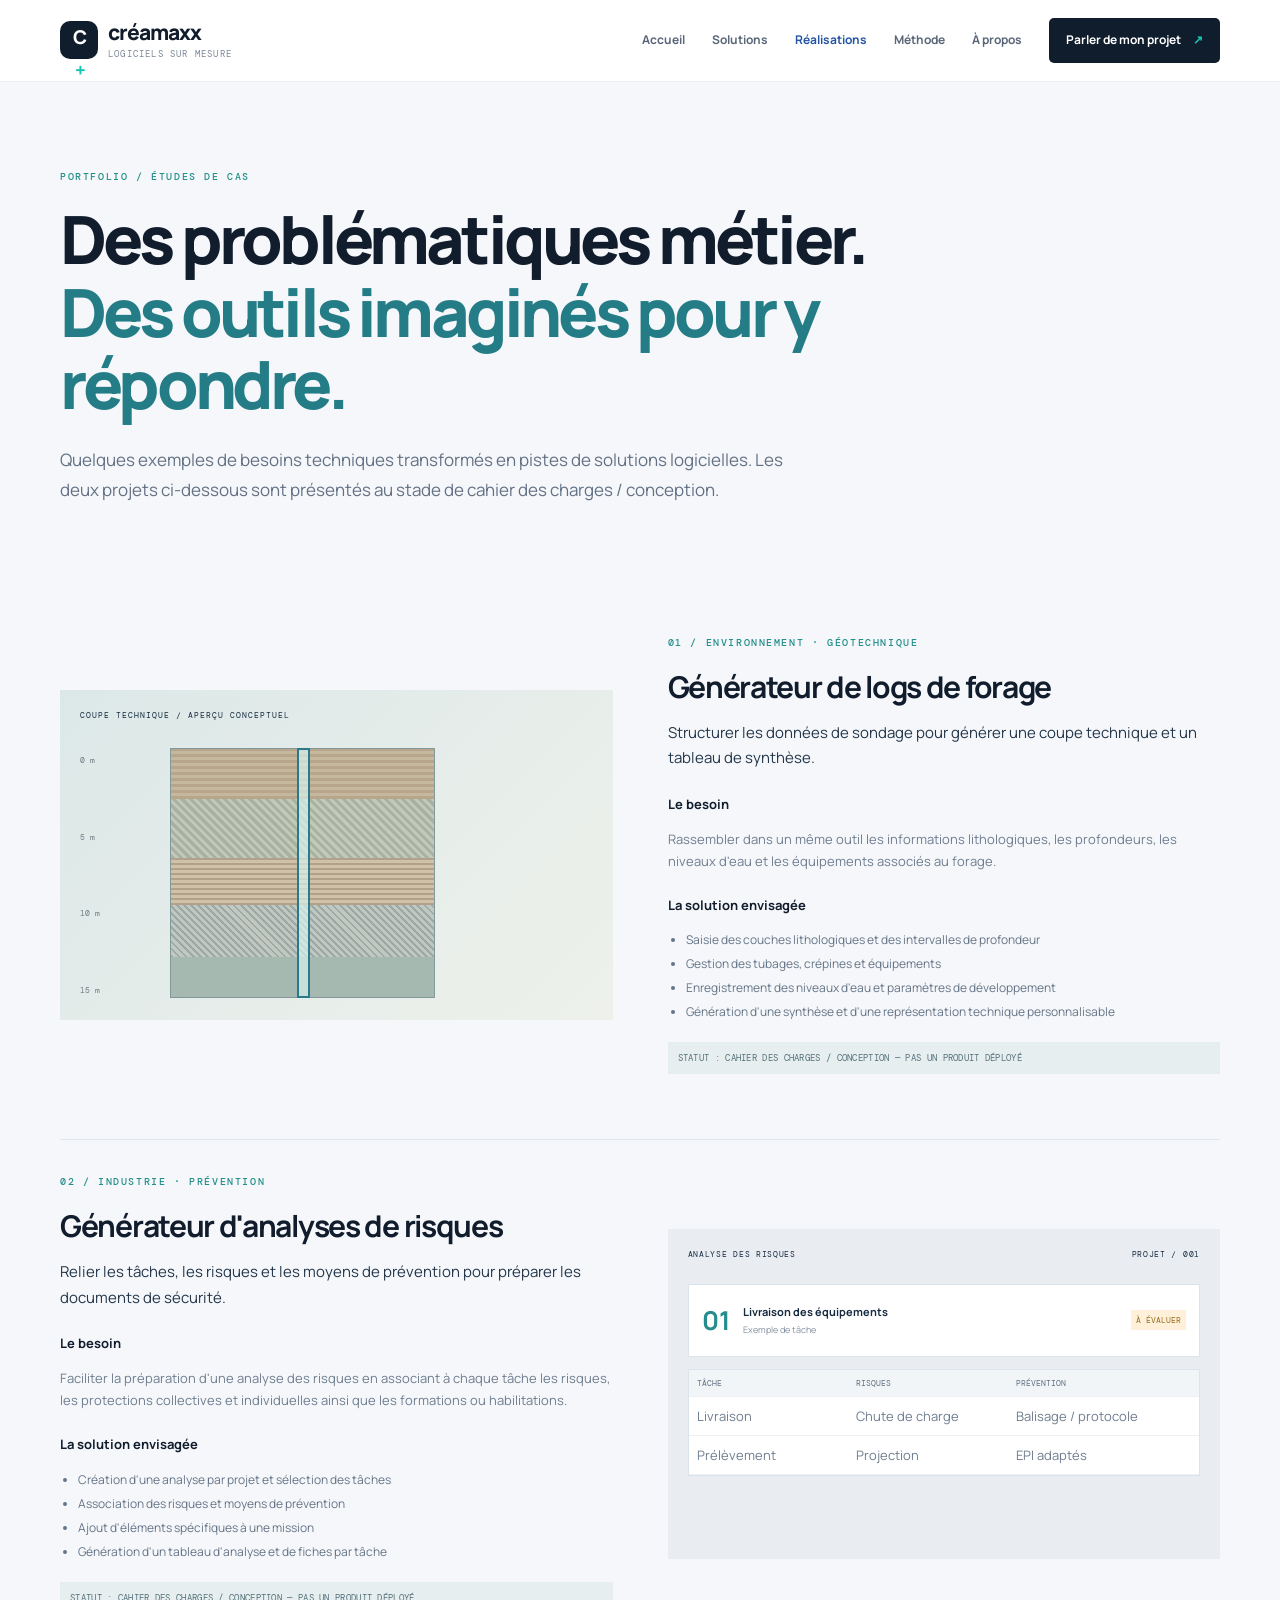
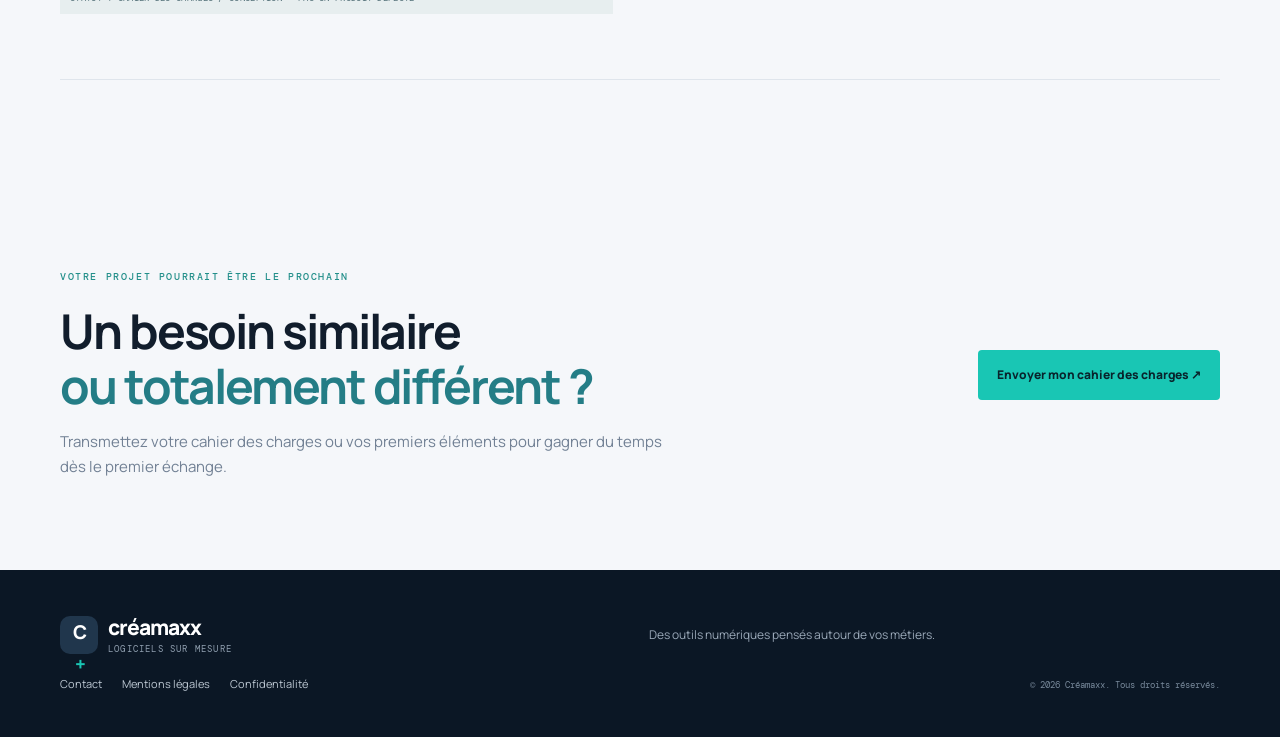
<file: realisations.html>
<!doctype html>
<html lang="fr">

<head>
    <meta charset="utf-8">
    <meta name="viewport" content="width=device-width,initial-scale=1">
    <title>Réalisations — Créamaxx</title>
    <link
        href="https://fonts.googleapis.com/css2?family=DM+Mono:wght@400;500&family=Manrope:wght@400;500;600;700;800&display=swap"
        rel="stylesheet">
    <link rel="stylesheet" href="assets/style.css">
</head>

<body>
    <header class="topbar"><a class="brand" href="index.html"><span
                class="brand-mark">C<span>+</span></span><span>créamaxx<small>LOGICIELS SUR
                    MESURE</small></span></a><button class="menu-toggle" aria-label="Ouvrir le menu"
            aria-expanded="false">☰</button>
        <nav class="nav"><a href="index.html">Accueil</a><a href="solutions.html">Solutions</a><a class="active"
                href="realisations.html">Réalisations</a><a href="methode.html">Méthode</a><a href="apropos.html">À
                propos</a><a class="nav-cta" href="contact.html">Parler de mon projet <b>↗</b></a></nav>
    </header>
    <main>
        <section class="page-hero wrap">
            <div class="eyebrow">PORTFOLIO / ÉTUDES DE CAS</div>
            <h1>Des problématiques métier.<br><em>Des outils imaginés pour y répondre.</em></h1>
            <p class="lead">Quelques exemples de besoins techniques transformés en pistes de solutions logicielles. Les
                deux projets ci-dessous sont présentés au stade de cahier des charges / conception.</p>
        </section>
        <section class="wrap case-detail-list">
            <article id="forage" class="case-detail">
                <div class="case-art bore large">
                    <div class="bore-label">COUPE TECHNIQUE / APERÇU CONCEPTUEL</div>
                    <div class="bore-depth"><span>0 m</span><span>5 m</span><span>10 m</span><span>15 m</span></div>
                    <div class="bore-layers"><i></i><i></i><i></i><i></i><i></i></div>
                    <div class="bore-tube"></div>
                </div>
                <div>
                    <div class="eyebrow">01 / ENVIRONNEMENT · GÉOTECHNIQUE</div>
                    <h2>Générateur de logs de forage</h2>
                    <p class="lead-small">Structurer les données de sondage pour générer une coupe technique et un
                        tableau de synthèse.</p>
                    <h3>Le besoin</h3>
                    <p>Rassembler dans un même outil les informations lithologiques, les profondeurs, les niveaux d'eau
                        et les équipements associés au forage.</p>
                    <h3>La solution envisagée</h3>
                    <ul>
                        <li>Saisie des couches lithologiques et des intervalles de profondeur</li>
                        <li>Gestion des tubages, crépines et équipements</li>
                        <li>Enregistrement des niveaux d'eau et paramètres de développement</li>
                        <li>Génération d'une synthèse et d'une représentation technique personnalisable</li>
                    </ul>
                    <div class="status-note">STATUT : CAHIER DES CHARGES / CONCEPTION — PAS UN PRODUIT DÉPLOYÉ</div>
                </div>
            </article>
            <article id="risques" class="case-detail reverse">
                <div class="case-art risk large">
                    <div class="risk-head"><span>ANALYSE DES RISQUES</span><span>PROJET / 001</span></div>
                    <div class="risk-score"><strong>01</strong>
                        <div><b>Livraison des équipements</b><small>Exemple de tâche</small></div><span class="tag">À
                            ÉVALUER</span>
                    </div>
                    <div class="risk-table">
                        <div>TÂCHE</div>
                        <div>RISQUES</div>
                        <div>PRÉVENTION</div>
                        <p>Livraison</p>
                        <p>Chute de charge</p>
                        <p>Balisage / protocole</p>
                        <p>Prélèvement</p>
                        <p>Projection</p>
                        <p>EPI adaptés</p>
                    </div>
                </div>
                <div>
                    <div class="eyebrow">02 / INDUSTRIE · PRÉVENTION</div>
                    <h2>Générateur d'analyses de risques</h2>
                    <p class="lead-small">Relier les tâches, les risques et les moyens de prévention pour préparer les
                        documents de sécurité.</p>
                    <h3>Le besoin</h3>
                    <p>Faciliter la préparation d'une analyse des risques en associant à chaque tâche les risques, les
                        protections collectives et individuelles ainsi que les formations ou habilitations.</p>
                    <h3>La solution envisagée</h3>
                    <ul>
                        <li>Création d'une analyse par projet et sélection des tâches</li>
                        <li>Association des risques et moyens de prévention</li>
                        <li>Ajout d'éléments spécifiques à une mission</li>
                        <li>Génération d'un tableau d'analyse et de fiches par tâche</li>
                    </ul>
                    <div class="status-note">STATUT : CAHIER DES CHARGES / CONCEPTION — PAS UN PRODUIT DÉPLOYÉ</div>
                </div>
            </article>
        </section>
        <section class="final-cta wrap">
            <div>
                <div class="eyebrow">VOTRE PROJET POURRAIT ÊTRE LE PROCHAIN</div>
                <h2>Un besoin similaire<br><em>ou totalement différent ?</em></h2>
                <p>Transmettez votre cahier des charges ou vos premiers éléments pour gagner du temps dès le premier
                    échange.</p>
            </div><a class="btn primary" href="contact.html">Envoyer mon cahier des charges ↗</a>
        </section>
    </main>
    <footer class="footer">
        <div class="wrap footer-inner"><a class="brand inverse" href="index.html"><span
                    class="brand-mark">C<span>+</span></span><span>créamaxx<small>LOGICIELS SUR
                        MESURE</small></span></a>
            <p>Des outils numériques pensés autour de vos métiers.</p>
            <div><a href="contact.html">Contact</a><a href="mentions-legales.html">Mentions légales</a><a
                    href="confidentialite.html">Confidentialité</a></div><small>© <span data-year></span> Créamaxx. Tous
                droits réservés.</small>
        </div>
    </footer>
    <script src="assets/main.js"></script>
</body>

</html>
</file>
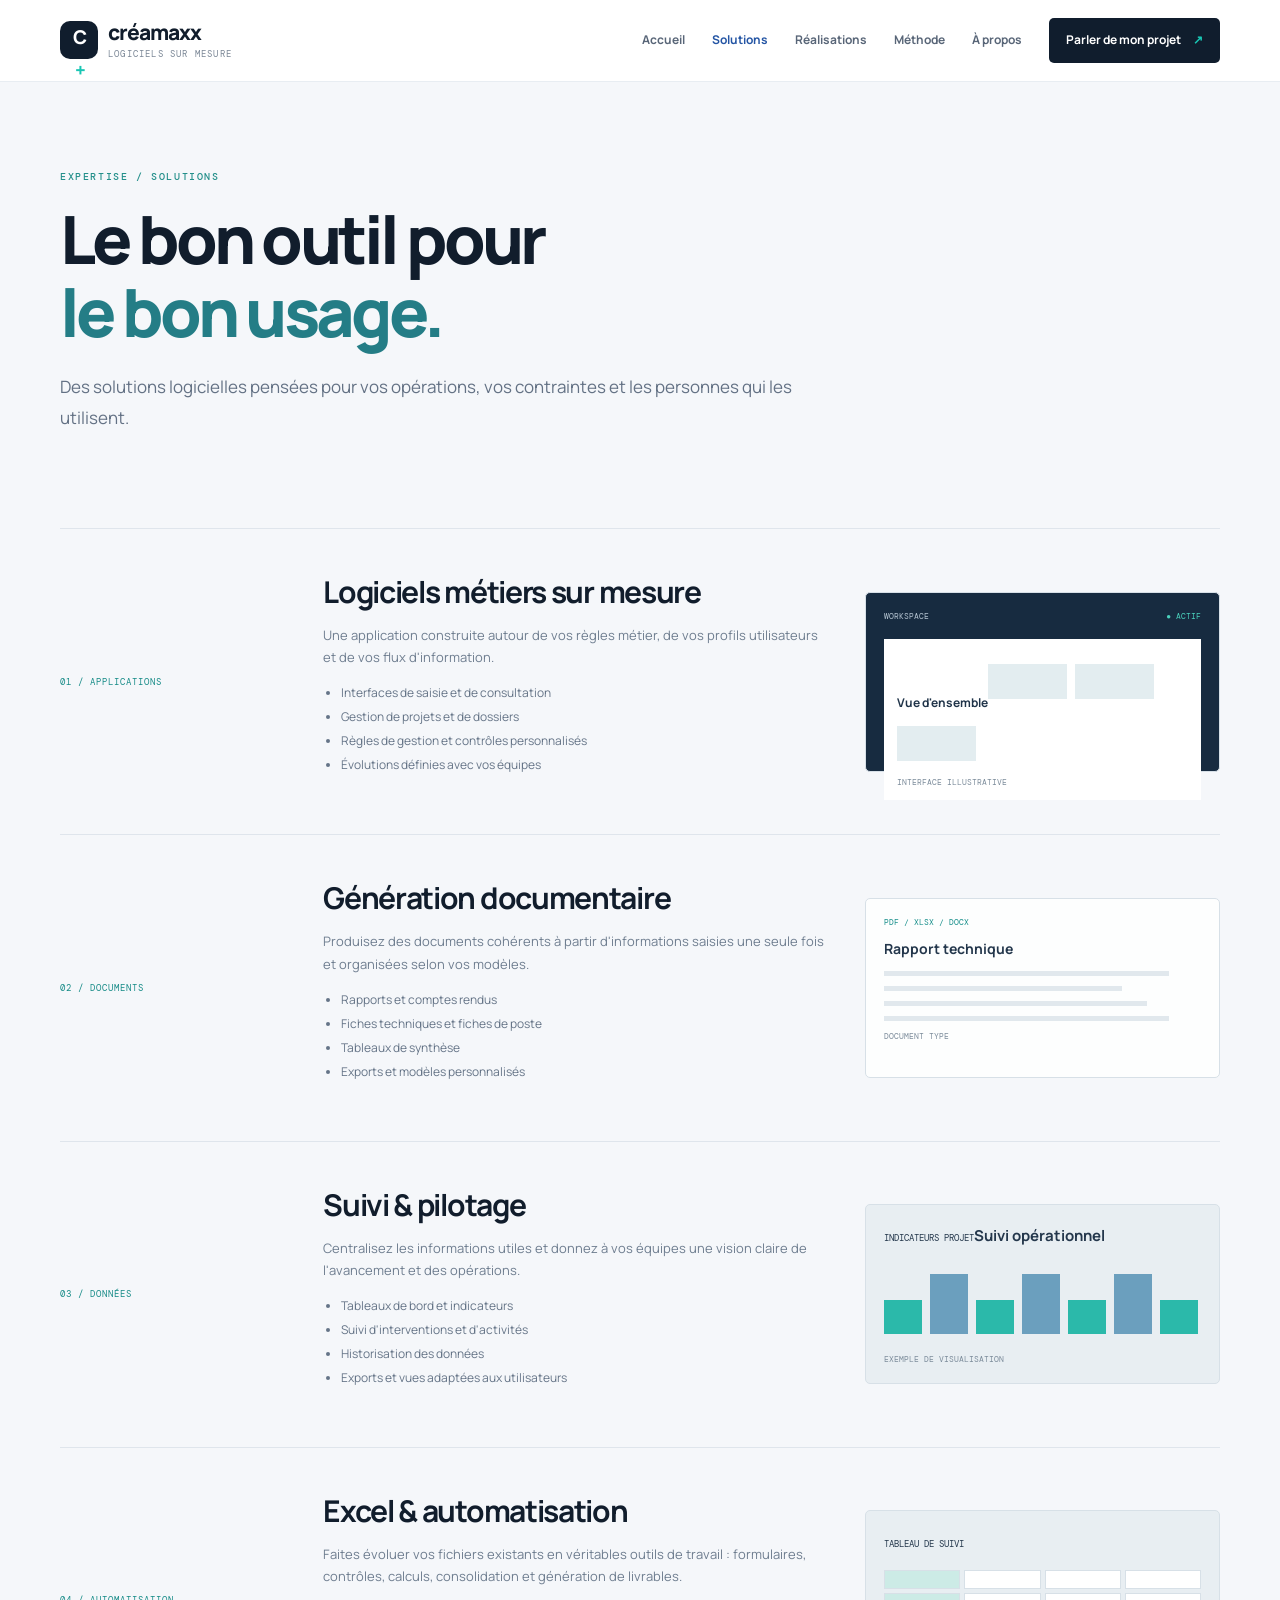
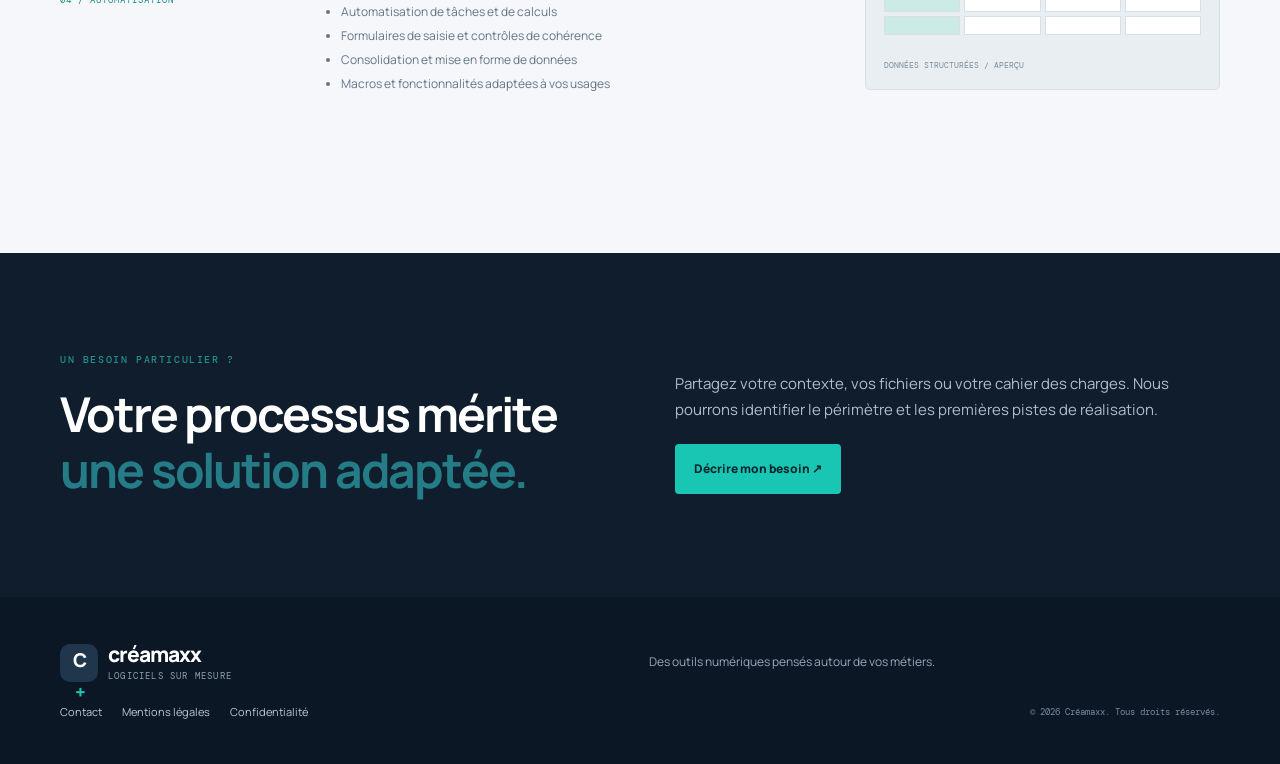
<file: solutions.html>
<!doctype html>
<html lang="fr">

<head>
    <meta charset="utf-8">
    <meta name="viewport" content="width=device-width,initial-scale=1">
    <meta name="description"
        content="Automatisation Excel, logiciels métiers, génération documentaire et outils de pilotage Créamaxx.">
    <title>Solutions — Créamaxx</title>
    <link
        href="https://fonts.googleapis.com/css2?family=DM+Mono:wght@400;500&family=Manrope:wght@400;500;600;700;800&display=swap"
        rel="stylesheet">
    <link rel="stylesheet" href="assets/style.css">
</head>

<body>
    <header class="topbar"><a class="brand" href="index.html"><span
                class="brand-mark">C<span>+</span></span><span>créamaxx<small>LOGICIELS SUR
                    MESURE</small></span></a><button class="menu-toggle" aria-label="Ouvrir le menu"
            aria-expanded="false">☰</button>
        <nav class="nav"><a href="index.html">Accueil</a><a class="active" href="solutions.html">Solutions</a><a
                href="realisations.html">Réalisations</a><a href="methode.html">Méthode</a><a href="apropos.html">À
                propos</a><a class="nav-cta" href="contact.html">Parler de mon projet <b>↗</b></a></nav>
    </header>
    <main>
        <section class="page-hero wrap">
            <div class="eyebrow">EXPERTISE / SOLUTIONS</div>
            <h1>Le bon outil pour<br><em>le bon usage.</em></h1>
            <p class="lead">Des solutions logicielles pensées pour vos opérations, vos contraintes et les personnes qui
                les utilisent.</p>
        </section>
        <section class="wrap solution-detail-list">
            
            <article id="logiciels" class="detail-row">
                <div class="detail-index">01 / APPLICATIONS</div>
                <div>
                    <h2>Logiciels métiers sur mesure</h2>
                    <p>Une application construite autour de vos règles métier, de vos profils utilisateurs et de vos
                        flux d'information.</p>
                    <ul>
                        <li>Interfaces de saisie et de consultation</li>
                        <li>Gestion de projets et de dossiers</li>
                        <li>Règles de gestion et contrôles personnalisés</li>
                        <li>Évolutions définies avec vos équipes</li>
                    </ul>
                </div>
                <div class="detail-visual mini-app">
                    <div class="app-top">WORKSPACE <span>● ACTIF</span></div>
                    <div class="app-body"><b>Vue d'ensemble</b><i></i><i></i><i></i><small>INTERFACE
                            ILLUSTRATIVE</small></div>
                </div>
            </article>
            <article id="documents" class="detail-row">
                <div class="detail-index">02 / DOCUMENTS</div>
                <div>
                    <h2>Génération documentaire</h2>
                    <p>Produisez des documents cohérents à partir d'informations saisies une seule fois et organisées
                        selon vos modèles.</p>
                    <ul>
                        <li>Rapports et comptes rendus</li>
                        <li>Fiches techniques et fiches de poste</li>
                        <li>Tableaux de synthèse</li>
                        <li>Exports et modèles personnalisés</li>
                    </ul>
                </div>
                <div class="detail-visual mini-doc"><span>PDF / XLSX / DOCX</span><b>Rapport
                        technique</b><i></i><i></i><i></i><i></i><small>DOCUMENT TYPE</small></div>
            </article>
            <article id="pilotage" class="detail-row">
                <div class="detail-index">03 / DONNÉES</div>
                <div>
                    <h2>Suivi & pilotage</h2>
                    <p>Centralisez les informations utiles et donnez à vos équipes une vision claire de l'avancement et
                        des opérations.</p>
                    <ul>
                        <li>Tableaux de bord et indicateurs</li>
                        <li>Suivi d'interventions et d'activités</li>
                        <li>Historisation des données</li>
                        <li>Exports et vues adaptées aux utilisateurs</li>
                    </ul>
                </div>
                <div class="detail-visual mini-chart"><b>INDICATEURS PROJET</b><strong>Suivi opérationnel</strong>
                    <div class="bars"><i></i><i></i><i></i><i></i><i></i><i></i><i></i></div><small>EXEMPLE DE
                        VISUALISATION</small>
                </div>
            </article>
            <article id="excel" class="detail-row">
                <div class="detail-index">04 / AUTOMATISATION</div>
                <div>
                    <h2>Excel & automatisation</h2>
                    <p>Faites évoluer vos fichiers existants en véritables outils de travail : formulaires, contrôles,
                        calculs, consolidation et génération de livrables.</p>
                    <ul>
                        <li>Automatisation de tâches et de calculs</li>
                        <li>Formulaires de saisie et contrôles de cohérence</li>
                        <li>Consolidation et mise en forme de données</li>
                        <li>Macros et fonctionnalités adaptées à vos usages</li>
                    </ul>
                </div>
                <div class="detail-visual mini-sheet"><b>TABLEAU DE SUIVI</b>
                    <div class="sheet-grid">
                        <i></i><i></i><i></i><i></i><i></i><i></i><i></i><i></i><i></i><i></i><i></i><i></i></div>
                    <small>DONNÉES STRUCTURÉES / APERÇU</small>
                </div>
            </article>
        </section>
        <section class="dark-section">
            <div class="wrap section split-cta">
                <div>
                    <div class="eyebrow">UN BESOIN PARTICULIER ?</div>
                    <h2>Votre processus mérite<br><em>une solution adaptée.</em></h2>
                </div>
                <div>
                    <p>Partagez votre contexte, vos fichiers ou votre cahier des charges. Nous pourrons identifier le
                        périmètre et les premières pistes de réalisation.</p><a class="btn primary"
                        href="contact.html">Décrire mon besoin ↗</a>
                </div>
            </div>
        </section>
    </main>
    <footer class="footer">
        <div class="wrap footer-inner"><a class="brand inverse" href="index.html"><span
                    class="brand-mark">C<span>+</span></span><span>créamaxx<small>LOGICIELS SUR
                        MESURE</small></span></a>
            <p>Des outils numériques pensés autour de vos métiers.</p>
            <div><a href="contact.html">Contact</a><a href="mentions-legales.html">Mentions légales</a><a
                    href="confidentialite.html">Confidentialité</a></div><small>© <span data-year></span> Créamaxx. Tous
                droits réservés.</small>
        </div>
    </footer>
    <script src="assets/main.js"></script>
</body>

</html>
</file>
<file: assets/style.css>
:root {
    --ink: #111d2c;
    --navy: #101d2d;
    --blue: #2455a4;
    --teal: #19c6b4;
    --paper: #f5f7fa;
    --muted: #667487;
    --line: #dfe5ec;
    --white: #fff;
    --mono: 'DM Mono', monospace;
    --font: 'Manrope', Arial, sans-serif
}

* {
    box-sizing: border-box
}

html {
    scroll-behavior: smooth
}

body {
    margin: 0;
    background: var(--paper);
    color: var(--ink);
    font-family: var(--font);
    font-size: 15px;
    line-height: 1.7
}

a {
    color: inherit;
    text-decoration: none
}

.wrap {
    width: min(1160px, calc(100% - 48px));
    margin-inline: auto
}

.topbar {
    height: 82px;
    background: #fff;
    border-bottom: 1px solid #e8edf2;
    display: flex;
    align-items: center;
    justify-content: space-between;
    padding: 0 max(24px, calc((100vw - 1160px)/2));
    position: sticky;
    top: 0;
    z-index: 20
}

.brand {
    display: flex;
    align-items: center;
    gap: 10px;
    font-weight: 800;
    font-size: 21px;
    letter-spacing: -1px
}

.brand>span:last-child {
    line-height: 1.05
}

.brand small {
    display: block;
    font: 9px var(--mono);
    letter-spacing: 1.2px;
    color: #7b8796;
    margin-top: 5px
}

.brand-mark {
    width: 38px;
    height: 38px;
    background: var(--navy);
    color: #fff;
    border-radius: 10px;
    display: grid;
    place-items: center;
    font-weight: 800;
    font-size: 19px;
    letter-spacing: -2px
}

.brand-mark span {
    color: var(--teal)
}

.nav {
    display: flex;
    align-items: center;
    gap: 27px;
    font-size: 12px;
    font-weight: 700
}

.nav>a:not(.nav-cta) {
    color: #596678
}

.nav>a.active,
.nav>a:hover {
    color: var(--blue)
}

.nav-cta {
    background: var(--navy);
    color: #fff;
    padding: 12px 17px;
    border-radius: 5px
}

.nav-cta b {
    color: var(--teal);
    margin-left: 10px
}

.menu-toggle {
    display: none;
    background: none;
    border: 0;
    font-size: 24px
}

.hero {
    display: grid;
    grid-template-columns: 1.02fr .98fr;
    gap: 48px;
    align-items: center;
    padding-top: 84px;
    padding-bottom: 82px
}

.eyebrow {
    font: 10px var(--mono);
    letter-spacing: 1.6px;
    color: #238f8a;
    font-weight: 500;
    margin-bottom: 20px
}

.eyebrow i,
.live i,
.pulse {
    display: inline-block;
    width: 7px;
    height: 7px;
    border-radius: 50%;
    background: var(--teal);
    margin-right: 8px
}

.hero h1,
.page-hero h1 {
    font-size: clamp(42px, 5.2vw, 68px);
    letter-spacing: -3.8px;
    line-height: 1.09;
    margin: 0 0 24px;
    font-weight: 800
}

.hero h1 em,
.page-hero h1 em,
h2 em {
    font-style: normal;
    color: #247d86
}

.lead {
    font-size: 17px;
    line-height: 1.8;
    color: #637184;
    max-width: 590px;
    margin: 0 0 30px
}

.actions {
    display: flex;
    gap: 12px;
    flex-wrap: wrap
}

.btn {
    display: inline-flex;
    align-items: center;
    gap: 25px;
    padding: 14px 18px;
    border-radius: 4px;
    font-size: 12px;
    font-weight: 800;
    border: 1px solid transparent;
    cursor: pointer;
    font-family: var(--font)
}

.btn span {
    font-size: 17px
}

.primary {
    background: var(--teal);
    color: #09242c
}

.primary:hover {
    background: #37d7c7
}

.secondary {
    border-color: #d3dce5;
    background: #fff;
    color: var(--ink)
}

.hero-foot {
    display: flex;
    gap: 24px;
    margin-top: 42px;
    font: 9px var(--mono);
    letter-spacing: .7px;
    color: #7d8997
}

.pulse {
    width: 6px;
    height: 6px
}

.hero-visual {
    background: #142437;
    border-radius: 8px;
    padding: 17px 18px 12px;
    color: #fff;
    box-shadow: 0 24px 60px #14243720;
    transform: rotate(.5deg)
}

.visual-top,
.visual-caption {
    display: flex;
    justify-content: space-between;
    font: 9px var(--mono);
    letter-spacing: 1px;
    color: #9aaabd
}

.live {
    color: #a9c1c9
}

.mock-window {
    display: flex;
    background: #f7f9fc;
    border-radius: 5px;
    overflow: hidden;
    margin-top: 14px;
    min-height: 340px;
    color: #18283b
}

.mock-sidebar {
    width: 48px;
    background: #1b2e43;
    display: flex;
    align-items: center;
    flex-direction: column;
    gap: 18px;
    padding: 14px 0
}

.side-logo {
    font-weight: 800;
    color: #fff;
    font-size: 15px
}

.side-logo span {
    color: var(--teal)
}

.side-icon {
    font-size: 15px;
    color: #9badc0;
    width: 29px;
    height: 29px;
    display: grid;
    place-items: center
}

.side-icon.selected {
    background: #244e69;
    color: var(--teal);
    border-radius: 5px
}

.mock-main {
    padding: 19px 20px;
    flex: 1
}

.mock-head {
    display: flex;
    justify-content: space-between;
    align-items: center
}

.mock-head small,
.metric small,
.chart-title small,
.mock-table small {
    font: 8px var(--mono);
    letter-spacing: .6px;
    color: #8190a0
}

.mock-head h3 {
    font-size: 18px;
    margin: 3px 0 13px
}

.status {
    font: 8px var(--mono);
    color: #138f81;
    background: #e0f6f0;
    padding: 6px 8px;
    border-radius: 3px
}

.metric-row {
    display: grid;
    grid-template-columns: 1fr 1fr;
    gap: 9px
}

.metric,
.chart-card,
.mock-table {
    background: white;
    border: 1px solid #e7ebf0;
    padding: 12px;
    border-radius: 4px
}

.metric strong {
    display: block;
    font-size: 22px;
    line-height: 1.3
}

.metric>span {
    font-size: 9px;
    color: #8995a2
}

.green {
    color: #119889
}

.chart-card {
    margin-top: 10px
}

.chart-title {
    display: flex;
    justify-content: space-between;
    font-size: 10px
}

.chart {
    height: 85px;
    display: flex;
    align-items: end;
    gap: 7px;
    padding: 8px 4px 0;
    border-bottom: 1px solid #e7edf2
}

.chart i {
    flex: 1;
    background: linear-gradient(#1fc7b5, #5a9ac1);
    border-radius: 2px 2px 0 0;
    opacity: .85
}

.chart-labels {
    display: flex;
    justify-content: space-between;
    font: 7px var(--mono);
    color: #98a4b0;
    padding-top: 5px
}

.mock-table {
    margin-top: 10px;
    padding: 9px 12px
}

.mock-table>div {
    display: flex;
    justify-content: space-between;
    font-size: 9px
}

.mock-table p {
    font-size: 9px;
    margin: 6px 0 0;
    color: #647183
}

.mock-table p em {
    float: right;
    font-style: normal;
    color: #8a98a7
}

.dot {
    display: inline-block;
    width: 6px;
    height: 6px;
    border-radius: 50%;
    margin-right: 6px
}

.dot.blue {
    background: #3974b7
}

.dot.teal {
    background: #17b7a7
}

.visual-caption {
    padding-top: 12px;
    font-size: 8px
}

.trust-strip {
    background: #fff;
    border-block: 1px solid #e7ebf0
}

.trust-inner {
    min-height: 78px;
    display: flex;
    align-items: center;
    justify-content: space-between;
    gap: 20px
}

.trust-inner span {
    font: 9px var(--mono);
    color: #8a96a4;
    letter-spacing: 1px
}

.trust-inner b {
    font-size: 10px;
    letter-spacing: .6px;
    color: #536174
}

.section {
    padding-top: 100px;
    padding-bottom: 100px
}

.section-head {
    display: flex;
    justify-content: space-between;
    align-items: end;
    gap: 40px;
    margin-bottom: 42px
}

.section-head h2,
.split-cta h2,
.final-cta h2 {
    font-size: clamp(32px, 4vw, 48px);
    letter-spacing: -2.1px;
    line-height: 1.16;
    margin: 0
}

.section-head>p {
    max-width: 390px;
    color: #718094;
    margin: 0 0 4px
}

.problem-grid {
    display: grid;
    grid-template-columns: repeat(4, 1fr);
    gap: 13px
}

.problem {
    background: #fff;
    border: 1px solid #e6ebf0;
    border-radius: 5px;
    padding: 22px;
    min-height: 240px;
    position: relative
}

.number {
    font: 10px var(--mono);
    color: #a0aab5
}

.line-icon {
    font-size: 26px;
    color: #1c9c9a;
    margin: 25px 0 12px
}

.problem h3 {
    font-size: 16px;
    margin: 0 0 8px
}

.problem p {
    font-size: 12px;
    color: #748194;
    line-height: 1.7;
    margin: 0 0 15px
}

.problem>b {
    font-size: 10px;
    color: #1b8585
}

.dark-section {
    background: var(--navy);
    color: #fff
}

.light h2 {
    color: #fff
}

.light h2 em {
    color: #42d4c2
}

.light>p {
    color: #aab7c5
}

.solution-grid {
    display: grid;
    grid-template-columns: repeat(4, 1fr);
    gap: 13px
}

.solution-card {
    border: 1px solid #34465a;
    border-radius: 5px;
    padding: 22px;
    min-height: 250px;
    display: flex;
    flex-direction: column;
    transition: .2s;
    background: #15283c
}

.solution-card:hover {
    border-color: var(--teal);
    transform: translateY(-4px)
}

.module {
    font: 9px var(--mono);
    letter-spacing: 1px;
    color: #8ca1b5
}

.solution-icon {
    font-size: 26px;
    color: var(--teal);
    margin: 25px 0 8px
}

.solution-card h3 {
    font-size: 16px;
    margin: 0 0 8px
}

.solution-card p {
    font-size: 12px;
    color: #aab7c5;
    line-height: 1.7;
    margin: 0 0 20px
}

.arrow {
    font-size: 10px;
    color: #42d4c2;
    margin-top: auto
}

.text-link {
    font-size: 12px;
    font-weight: 800;
    color: #1b8888
}

.case-grid {
    display: grid;
    grid-template-columns: 1fr 1fr;
    gap: 20px
}

.case-card {
    background: #fff;
    border: 1px solid #e2e8ee;
    border-radius: 6px;
    overflow: hidden;
    transition: .2s
}

.case-card:hover {
    transform: translateY(-4px);
    box-shadow: 0 15px 35px #172c4010
}

.case-art {
    height: 240px;
    position: relative;
    overflow: hidden;
    background: #e6edf2;
    padding: 20px;
    color: #172b40
}

.bore {
    background: linear-gradient(135deg, #dce8e8, #eef1eb)
}

.bore-label {
    font: 8px var(--mono);
    letter-spacing: 1px
}

.bore-depth {
    position: absolute;
    left: 20px;
    top: 65px;
    bottom: 25px;
    display: flex;
    flex-direction: column;
    justify-content: space-between;
    font: 8px var(--mono);
    color: #6d7b84
}

.bore-layers {
    position: absolute;
    left: 85px;
    top: 58px;
    bottom: 22px;
    width: 48%;
    display: flex;
    flex-direction: column;
    border: 1px solid #82999b
}

.bore-layers i:nth-child(1) {
    height: 20%;
    background: repeating-linear-gradient(0deg, #b7a58c 0 3px, #c6b79f 3px 6px)
}

.bore-layers i:nth-child(2) {
    height: 24%;
    background: repeating-linear-gradient(45deg, #a9b2a1 0 3px, #c3c9ba 3px 6px)
}

.bore-layers i:nth-child(3) {
    height: 19%;
    background: repeating-linear-gradient(0deg, #b2a18a 0 2px, #d0c2a8 2px 5px)
}

.bore-layers i:nth-child(4) {
    height: 21%;
    background: repeating-linear-gradient(45deg, #9ca9a5 0 2px, #c0c8c1 2px 5px)
}

.bore-layers i:nth-child(5) {
    height: 16%;
    background: #a6b9b1
}

.bore-tube {
    position: absolute;
    top: 58px;
    bottom: 22px;
    left: calc(85px + 23%);
    width: 13px;
    border: 2px solid #287c8a;
    background: #d9f4f0aa
}

.risk {
    background: #e9edf2
}

.risk-head {
    display: flex;
    justify-content: space-between;
    font: 8px var(--mono);
    letter-spacing: .7px
}

.risk-score {
    display: flex;
    align-items: center;
    gap: 13px;
    background: white;
    padding: 13px;
    margin-top: 25px;
    border: 1px solid #dce4eb
}

.risk-score>strong {
    font-size: 26px;
    color: #258d8d
}

.risk-score b,
.risk-score small {
    display: block
}

.risk-score b {
    font-size: 11px
}

.risk-score small {
    font-size: 9px;
    color: #8290a0
}

.tag {
    font: 8px var(--mono);
    background: #fff1d9;
    color: #986c20;
    padding: 5px;
    margin-left: auto
}

.risk-table {
    display: grid;
    grid-template-columns: 1fr 1fr 1.2fr;
    margin-top: 12px;
    background: #fff;
    border: 1px solid #dce4eb;
    font-size: 8px
}

.risk-table>* {
    padding: 8px;
    border-bottom: 1px solid #edf0f4;
    margin: 0
}

.risk-table>div {
    font: 8px var(--mono);
    background: #f2f5f7;
    color: #607083
}

.case-info {
    display: flex;
    justify-content: space-between;
    padding: 22px
}

.case-info small {
    font: 9px var(--mono);
    color: #248e89;
    letter-spacing: .7px
}

.case-info h3 {
    font-size: 19px;
    margin: 6px 0
}

.case-info p {
    font-size: 12px;
    color: #758194;
    margin: 0;
    max-width: 470px
}

.case-arrow {
    font-size: 22px;
    color: #148c88
}

.case-status {
    border-top: 1px solid #edf0f3;
    padding: 10px 22px;
    font: 8px var(--mono);
    color: #8995a2;
    letter-spacing: .8px
}

.process-band {
    background: #e8eef2
}

.process-content {
    display: grid;
    grid-template-columns: .85fr 1.15fr;
    gap: 100px;
    padding-top: 85px;
    padding-bottom: 85px
}

.process-content h2 {
    font-size: 44px;
    line-height: 1.1;
    letter-spacing: -2px;
    margin: 0 0 15px
}

.process-content>div:first-child>p {
    color: #6e7d8f;
    max-width: 340px;
    margin-bottom: 25px
}

.light-btn {
    background: var(--navy);
    color: #fff
}

.process-steps {
    border-top: 1px solid #cbd5dd
}

.process-steps>div {
    display: flex;
    align-items: center;
    gap: 22px;
    border-bottom: 1px solid #cbd5dd;
    padding: 18px 0
}

.process-steps>div>b {
    font: 13px var(--mono);
    color: #168e8a
}

.process-steps strong,
.process-steps small {
    display: block
}

.process-steps strong {
    font-size: 15px
}

.process-steps small {
    font-size: 11px;
    color: #778596
}

.final-cta {
    padding-top: 90px;
    padding-bottom: 90px;
    display: flex;
    align-items: center;
    justify-content: space-between;
    gap: 35px
}

.final-cta p {
    color: #718094;
    max-width: 610px;
    margin-bottom: 0
}

.footer {
    background: #0b1725;
    color: #fff;
    padding: 43px 0
}

.footer-inner {
    display: grid;
    grid-template-columns: 1fr 1fr;
    gap: 18px;
    align-items: center
}

.inverse .brand-mark {
    background: #20364c
}

.inverse small {
    color: #91a0b0
}

.footer-inner>p {
    color: #9aa8b8;
    font-size: 12px
}

.footer-inner>div {
    display: flex;
    gap: 20px;
    font-size: 11px;
    color: #bdc8d3
}

.footer-inner>small {
    font: 9px var(--mono);
    color: #78899b;
    text-align: right
}

.page-hero {
    padding-top: 88px;
    padding-bottom: 65px
}

.page-hero h1 {
    max-width: 900px
}

.page-hero .lead {
    max-width: 760px
}

.solution-detail-list,
.case-detail-list,
.method-list {
    padding-bottom: 100px
}

.detail-row {
    display: grid;
    grid-template-columns: .45fr 1fr .7fr;
    gap: 35px;
    padding: 45px 0;
    border-top: 1px solid var(--line);
    align-items: center;
    scroll-margin-top: 110px
}

.detail-index {
    font: 9px var(--mono);
    letter-spacing: 1px;
    color: #168b87
}

.detail-row h2,
.case-detail h2,
.about-grid h2 {
    font-size: 30px;
    letter-spacing: -1.3px;
    line-height: 1.2;
    margin: 0 0 14px
}

.detail-row p,
.case-detail p,
.about-grid p {
    font-size: 13px;
    color: #6e7d8f
}

.detail-row ul,
.case-detail ul {
    padding-left: 18px;
    color: #657487;
    font-size: 12px;
    line-height: 2
}

.detail-visual {
    height: 180px;
    background: #e8eef2;
    border: 1px solid #d7e0e7;
    border-radius: 5px;
    padding: 18px;
    color: #24374c
}

.mini-sheet>b,
.mini-chart>b {
    font: 9px var(--mono)
}

.sheet-grid {
    display: grid;
    grid-template-columns: repeat(4, 1fr);
    gap: 4px;
    margin: 15px 0
}

.sheet-grid i {
    height: 19px;
    background: #fff;
    border: 1px solid #d7e0e7
}

.sheet-grid i:nth-child(4n+1) {
    background: #ccebe6
}

.detail-visual small {
    font: 8px var(--mono);
    color: #7c8c9b
}

.mini-app {
    background: #172b40;
    color: white
}

.app-top {
    font: 8px var(--mono);
    color: #b5c4d1;
    display: flex;
    justify-content: space-between
}

.app-top span {
    color: #4bd2bd
}

.app-body {
    margin-top: 18px;
    background: #fff;
    color: #203449;
    padding: 13px
}

.app-body b {
    font-size: 12px
}

.app-body i {
    display: inline-block;
    width: 27%;
    height: 35px;
    background: #e3edf0;
    margin: 12px 3% 8px 0
}

.app-body small {
    display: block
}

.mini-doc {
    background: #fdfefe;
    display: flex;
    flex-direction: column;
    gap: 10px
}

.mini-doc span {
    font: 8px var(--mono);
    color: #188f8b
}

.mini-doc b {
    font-size: 14px
}

.mini-doc i {
    height: 5px;
    background: #e1e8ed;
    width: 90%
}

.mini-doc i:nth-of-type(2) {
    width: 75%
}

.mini-doc i:nth-of-type(3) {
    width: 83%
}

.bars {
    height: 75px;
    display: flex;
    align-items: end;
    gap: 8px;
    margin: 10px 0
}

.bars i {
    width: 12%;
    background: #2bb9aa;
    height: 45%
}

.bars i:nth-child(2n) {
    height: 80%;
    background: #6b9fbe
}

.split-cta {
    display: grid;
    grid-template-columns: 1fr 1fr;
    gap: 70px;
    align-items: center
}

.split-cta p {
    color: #b0bdca;
    margin-bottom: 22px
}

.split-cta h2 {
    color: white
}

.case-detail {
    display: grid;
    grid-template-columns: 1fr 1fr;
    gap: 55px;
    align-items: center;
    padding: 35px 0 65px;
    border-bottom: 1px solid var(--line);
    scroll-margin-top: 110px
}

.case-detail.reverse .case-art {
    order: 2
}

.case-art.large {
    height: 330px
}

.case-detail .bore-layers {
    left: 110px;
    width: 48%
}

.case-detail .bore-tube {
    left: calc(110px + 23%)
}

.case-detail h3 {
    font-size: 13px;
    margin: 22px 0 4px
}

.lead-small {
    font-size: 15px !important;
    color: #24374b !important
}

.status-note {
    font: 9px var(--mono);
    padding: 10px;
    background: #e7eeef;
    color: #55727a;
    margin-top: 18px;
    letter-spacing: .3px
}

.method-list article {
    display: grid;
    grid-template-columns: 70px 1fr 170px;
    gap: 30px;
    align-items: start;
    padding: 33px 0;
    border-top: 1px solid var(--line)
}

.method-list article>b {
    font: 22px var(--mono);
    color: #16918a
}

.method-list article small {
    font: 9px var(--mono);
    letter-spacing: 1px;
    color: #168b87
}

.method-list h2 {
    font-size: 25px;
    margin: 5px 0
}

.method-list p {
    max-width: 680px;
    color: #718094;
    font-size: 13px
}

.method-list article>span {
    font: 8px var(--mono);
    color: #8290a0;
    text-align: right;
    padding-top: 8px
}

.about-grid {
    display: grid;
    grid-template-columns: .7fr 1fr;
    gap: 90px;
    align-items: center;
    padding-bottom: 100px
}

.about-monogram {
    height: 330px;
    background: var(--navy);
    border-radius: 6px;
    display: grid;
    place-content: center;
    text-align: center;
    color: #fff;
    font-size: 90px;
    font-weight: 800;
    letter-spacing: -8px
}

.about-monogram span {
    color: var(--teal)
}

.about-monogram small {
    font: 9px var(--mono);
    letter-spacing: 2px;
    color: #9aabba
}

.profile-placeholder {
    margin-top: 25px;
    padding: 14px;
    background: #e7eef0;
    font: 9px var(--mono);
    color: #58717a
}

.principle-grid {
    display: grid;
    grid-template-columns: repeat(4, 1fr);
    gap: 20px
}

.principle-grid article {
    border-top: 1px solid #435366;
    padding-top: 18px
}

.principle-grid b {
    font: 11px var(--mono);
    color: var(--teal)
}

.principle-grid h3 {
    font-size: 16px
}

.principle-grid p {
    font-size: 12px;
    color: #aab7c5
}

.contact-hero {
    padding-bottom: 45px
}

.contact-points {
    display: flex;
    gap: 22px;
    flex-wrap: wrap;
    color: #617386;
    font-size: 11px
}

.contact-points span::first-letter {
    color: #148d85
}

.contact-layout {
    display: grid;
    grid-template-columns: .72fr 1.28fr;
    gap: 65px;
    padding-bottom: 100px;
    align-items: start
}

.contact-aside {
    padding-top: 12px
}

.contact-aside h2 {
    font-size: 30px;
    letter-spacing: -1.2px;
    line-height: 1.2;
    margin: 0 0 15px
}

.contact-aside>p {
    font-size: 13px;
    color: #728094
}

.aside-card {
    background: #e7efef;
    border: 1px solid #d8e5e4;
    padding: 22px;
    margin-top: 28px;
    border-radius: 5px
}

.aside-icon {
    font-size: 22px;
    color: #168f88
}

.aside-card b {
    display: block;
    margin: 8px 0;
    font-size: 14px
}

.aside-card p {
    font-size: 12px;
    color: #647789;
    margin: 0
}

.aside-meta {
    margin-top: 25px
}

.aside-meta small {
    font: 9px var(--mono);
    letter-spacing: 1px;
    color: #8491a0
}

.aside-meta p {
    font-size: 11px;
    color: #536477;
    margin: 4px 0 16px
}

.contact-form {
    background: #fff;
    border: 1px solid #e0e6ec;
    border-radius: 6px;
    padding: 30px;
    box-shadow: 0 16px 45px #1c30400b
}

.form-heading {
    display: flex;
    justify-content: space-between;
    align-items: end;
    border-bottom: 1px solid #e8edf1;
    padding-bottom: 20px;
    margin-bottom: 22px
}

.form-heading .eyebrow {
    margin-bottom: 6px
}

.form-heading h2 {
    font-size: 23px;
    margin: 0;
    letter-spacing: -.8px
}

.required-note,
.optional {
    font: 8px var(--mono);
    color: #8290a0
}

.form-grid {
    display: grid;
    grid-template-columns: 1fr 1fr;
    gap: 17px
}

.form-grid label {
    font-size: 11px;
    font-weight: 700;
    color: #34465a
}

.form-grid label.full {
    grid-column: 1/-1
}

.form-grid input,
.form-grid select,
.form-grid textarea {
    display: block;
    width: 100%;
    margin-top: 7px;
    border: 1px solid #dbe3e9;
    border-radius: 4px;
    padding: 12px 13px;
    background: #fbfcfd;
    color: #203044;
    font: 12px var(--font);
    outline: none
}

.form-grid input:focus,
.form-grid select:focus,
.form-grid textarea:focus {
    border-color: #23aaa0;
    box-shadow: 0 0 0 3px #1bc3b31c
}

.form-grid textarea {
    resize: vertical;
    min-height: 120px
}

.upload-block {
    margin-top: 27px;
    padding-top: 23px;
    border-top: 1px solid #e8edf1
}

.upload-heading {
    display: flex;
    justify-content: space-between;
    align-items: start
}

.upload-heading b {
    font-size: 13px
}

.upload-heading p {
    font-size: 11px;
    color: #788698;
    margin: 3px 0 15px
}

.dropzone {
    border: 1.5px dashed #b8c8d1;
    border-radius: 5px;
    background: #f7fafb;
    min-height: 165px;
    display: flex;
    align-items: center;
    justify-content: center;
    flex-direction: column;
    cursor: pointer;
    gap: 5px;
    text-align: center;
    padding: 20px;
    transition: .2s
}

.dropzone:hover,
.dropzone.dragover {
    border-color: #16a99d;
    background: #eef9f7
}

.dropzone input {
    position: absolute;
    width: 1px;
    height: 1px;
    opacity: 0
}

.upload-symbol {
    width: 34px;
    height: 34px;
    border-radius: 50%;
    background: #dff4f0;
    color: #138c83;
    display: grid;
    place-items: center;
    font-size: 20px
}

.dropzone strong {
    font-size: 12px
}

.dropzone>span:not(.upload-symbol) {
    font-size: 11px;
    color: #68798a
}

.dropzone u {
    color: #168e88
}

.dropzone small {
    font-size: 9px;
    color: #8a97a4;
    margin-top: 6px
}

.file-list {
    display: grid;
    gap: 7px;
    margin-top: 10px
}

.file-item {
    display: flex;
    align-items: center;
    gap: 10px;
    padding: 9px 11px;
    background: #f0f5f6;
    border-radius: 4px;
    font-size: 10px
}

.file-badge {
    font: 8px var(--mono);
    background: #d8e9e9;
    color: #176f70;
    padding: 5px
}

.file-item span:nth-child(2) {
    flex: 1;
    overflow-wrap: anywhere
}

.file-item button {
    border: 0;
    background: none;
    color: #8b5360;
    cursor: pointer;
    font-size: 16px
}

.privacy-hint {
    font-size: 9px;
    color: #8995a2;
    line-height: 1.6
}

.consent {
    display: flex;
    gap: 10px;
    align-items: flex-start;
    margin-top: 22px;
    font-size: 10px;
    color: #596a7d
}

.consent input {
    margin-top: 4px;
    accent-color: #159c91
}

.consent a {
    text-decoration: underline
}

.honeypot {
    position: absolute;
    left: -9999px
}

.form-bottom {
    display: flex;
    justify-content: space-between;
    align-items: center;
    gap: 15px;
    margin-top: 22px;
    padding-top: 20px;
    border-top: 1px solid #e8edf1
}

.form-bottom>span {
    font-size: 9px;
    color: #8995a2
}

.form-feedback {
    font-size: 11px;
    color: #a34e4e
}

.form-feedback:empty {
    display: none
}

.form-feedback.success {
    color: #147f73
}

.form-feedback.error {
    color: #a34e4e
}

@media(max-width:900px) {
    .nav {
        gap: 14px
    }

    .hero {
        gap: 25px
    }

    .problem-grid,
    .solution-grid {
        grid-template-columns: repeat(2, 1fr)
    }

    .trust-inner {
        flex-wrap: wrap;
        justify-content: center;
        padding: 18px 0
    }

    .trust-inner span {
        width: 100%;
        text-align: center
    }

    .process-content {
        gap: 40px
    }

    .contact-layout {
        gap: 30px
    }

    .detail-row {
        grid-template-columns: .35fr 1fr
    }

    .detail-visual {
        grid-column: 2
    }

    .about-grid {
        gap: 40px
    }
}

@media(max-width:680px) {
    .wrap {
        width: min(100% - 34px, 560px)
    }

    .topbar {
        height: 70px;
        padding: 0 17px
    }

    .menu-toggle {
        display: block
    }

    .nav {
        display: none;
        position: absolute;
        top: 70px;
        left: 0;
        right: 0;
        background: #fff;
        padding: 15px 20px 22px;
        box-shadow: 0 15px 20px #17283b15;
        flex-direction: column;
        align-items: stretch;
        gap: 0
    }

    .nav.open {
        display: flex
    }

    .nav>a {
        padding: 12px 4px
    }

    .nav-cta {
        margin-top: 8px;
        text-align: center
    }

    .hero {
        grid-template-columns: 1fr;
        padding-top: 60px;
        padding-bottom: 55px
    }

    .hero h1,
    .page-hero h1 {
        font-size: 43px;
        letter-spacing: -2.5px
    }

    .hero-visual {
        margin-top: 10px
    }

    .hero-foot {
        font-size: 8px;
        gap: 12px;
        flex-wrap: wrap
    }

    .mock-window {
        min-height: 310px
    }

    .mock-main {
        padding: 13px
    }

    .metric strong {
        font-size: 18px
    }

    .trust-inner {
        gap: 13px
    }

    .trust-inner b {
        font-size: 8px
    }

    .section {
        padding-top: 65px;
        padding-bottom: 65px
    }

    .section-head {
        display: block
    }

    .section-head>p {
        margin-top: 18px
    }

    .section-head h2,
    .split-cta h2,
    .final-cta h2 {
        font-size: 34px
    }

    .problem-grid,
    .solution-grid,
    .case-grid {
        grid-template-columns: 1fr
    }

    .problem {
        min-height: 200px
    }

    .solution-card {
        min-height: 215px
    }

    .case-art {
        height: 220px
    }

    .process-content,
    .split-cta {
        grid-template-columns: 1fr;
        gap: 30px
    }

    .process-content h2 {
        font-size: 38px
    }

    .final-cta {
        display: block;
        padding-top: 65px;
        padding-bottom: 65px
    }

    .final-cta .btn {
        margin-top: 25px
    }

    .footer-inner {
        grid-template-columns: 1fr
    }

    .footer-inner>small {
        text-align: left
    }

    .footer-inner>div {
        flex-wrap: wrap
    }

    .page-hero {
        padding-top: 60px;
        padding-bottom: 45px
    }

    .detail-row {
        grid-template-columns: 1fr;
        gap: 12px;
        padding: 30px 0
    }

    .detail-visual {
        grid-column: auto
    }

    .case-detail {
        grid-template-columns: 1fr;
        gap: 25px;
        padding: 25px 0 45px
    }

    .case-detail.reverse .case-art {
        order: 0
    }

    .case-art.large {
        height: 280px
    }

    .case-detail .bore-layers {
        left: 90px
    }

    .case-detail .bore-tube {
        left: calc(90px + 23%)
    }

    .method-list article {
        grid-template-columns: 45px 1fr;
        gap: 14px
    }

    .method-list article>span {
        grid-column: 2;
        text-align: left
    }

    .about-grid {
        grid-template-columns: 1fr;
        gap: 30px;
        padding-bottom: 65px
    }

    .about-monogram {
        height: 220px
    }

    .principle-grid {
        grid-template-columns: 1fr 1fr
    }

    .contact-layout {
        grid-template-columns: 1fr;
        gap: 30px;
        padding-bottom: 65px
    }

    .contact-form {
        padding: 20px
    }

    .form-grid {
        grid-template-columns: 1fr
    }

    .form-grid label.full {
        grid-column: auto
    }

    .form-heading {
        display: block
    }

    .required-note {
        display: block;
        margin-top: 8px
    }

    .form-bottom {
        align-items: flex-start;
        flex-direction: column
    }

    .form-bottom .btn {
        width: 100%;
        justify-content: space-between
    }

    .contact-points {
        display: grid;
        gap: 8px
    }

    .contact-hero {
        padding-bottom: 35px
    }
}
</file>
